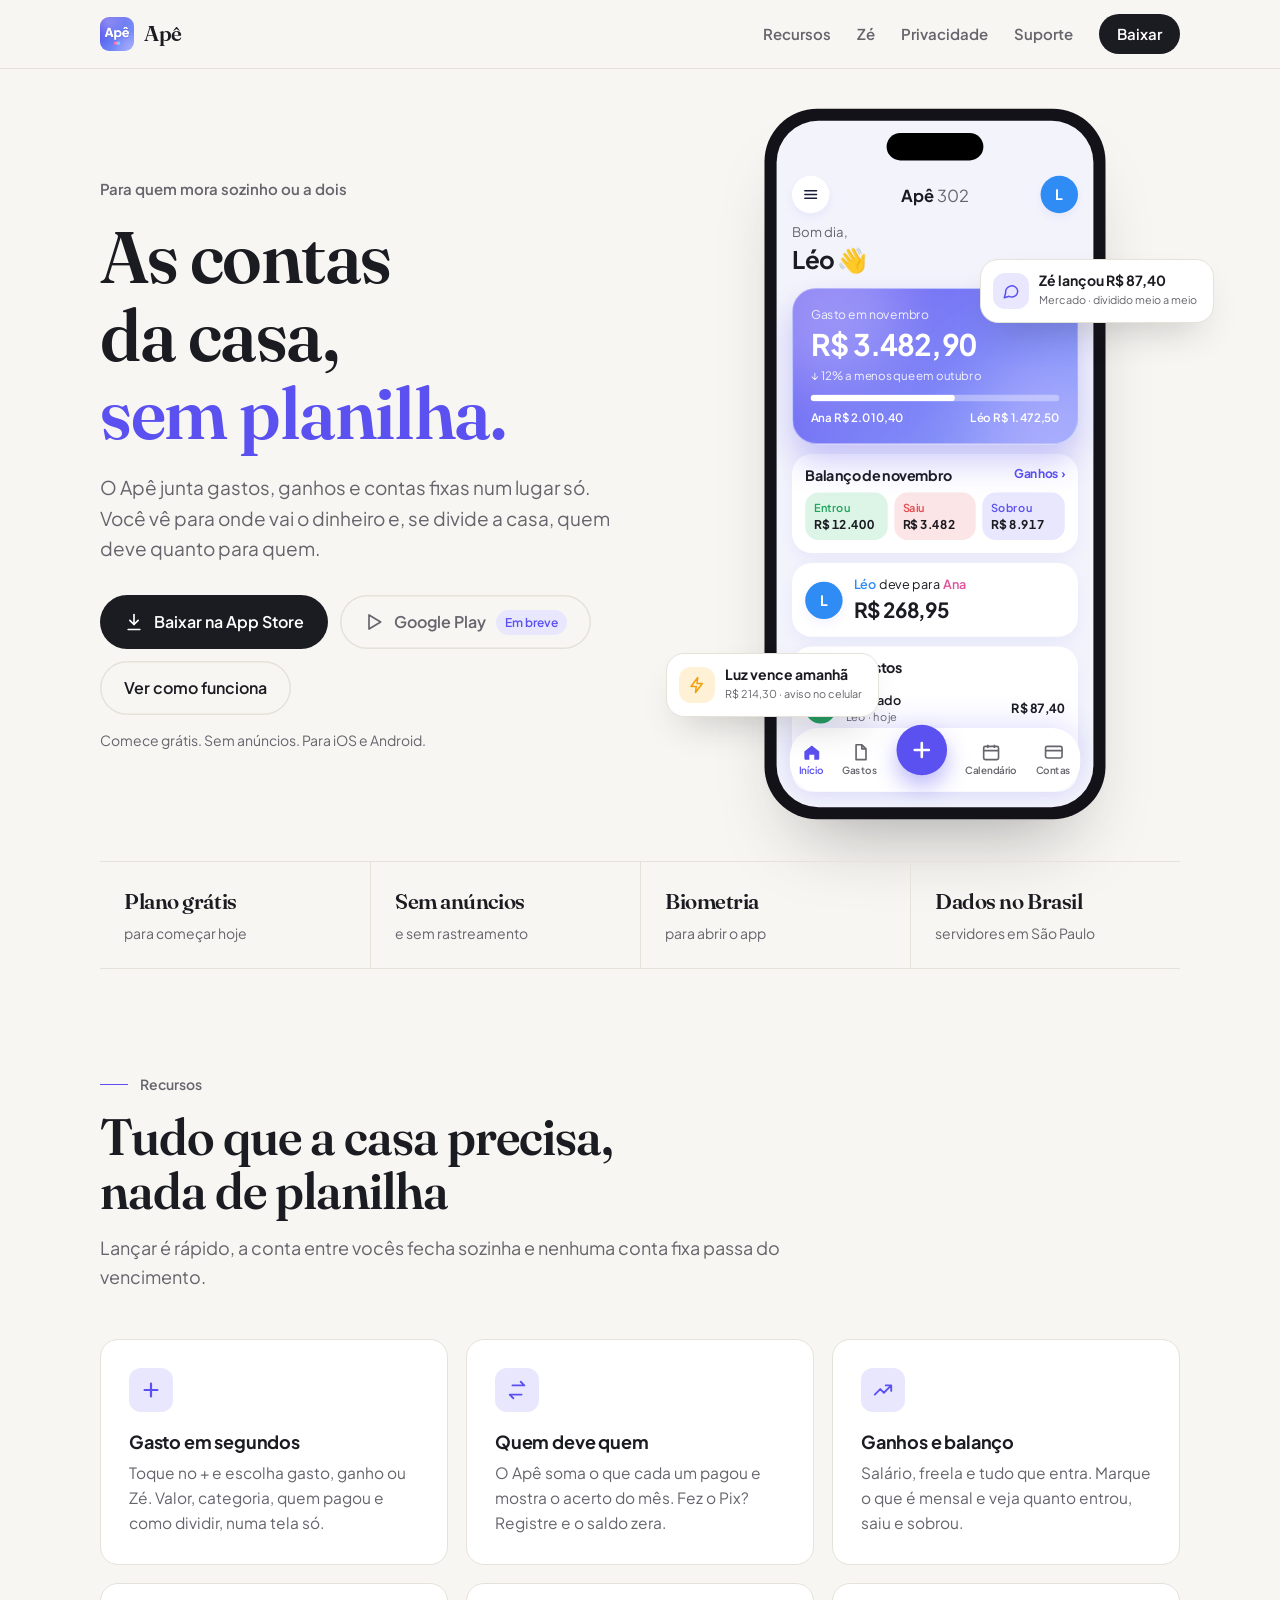
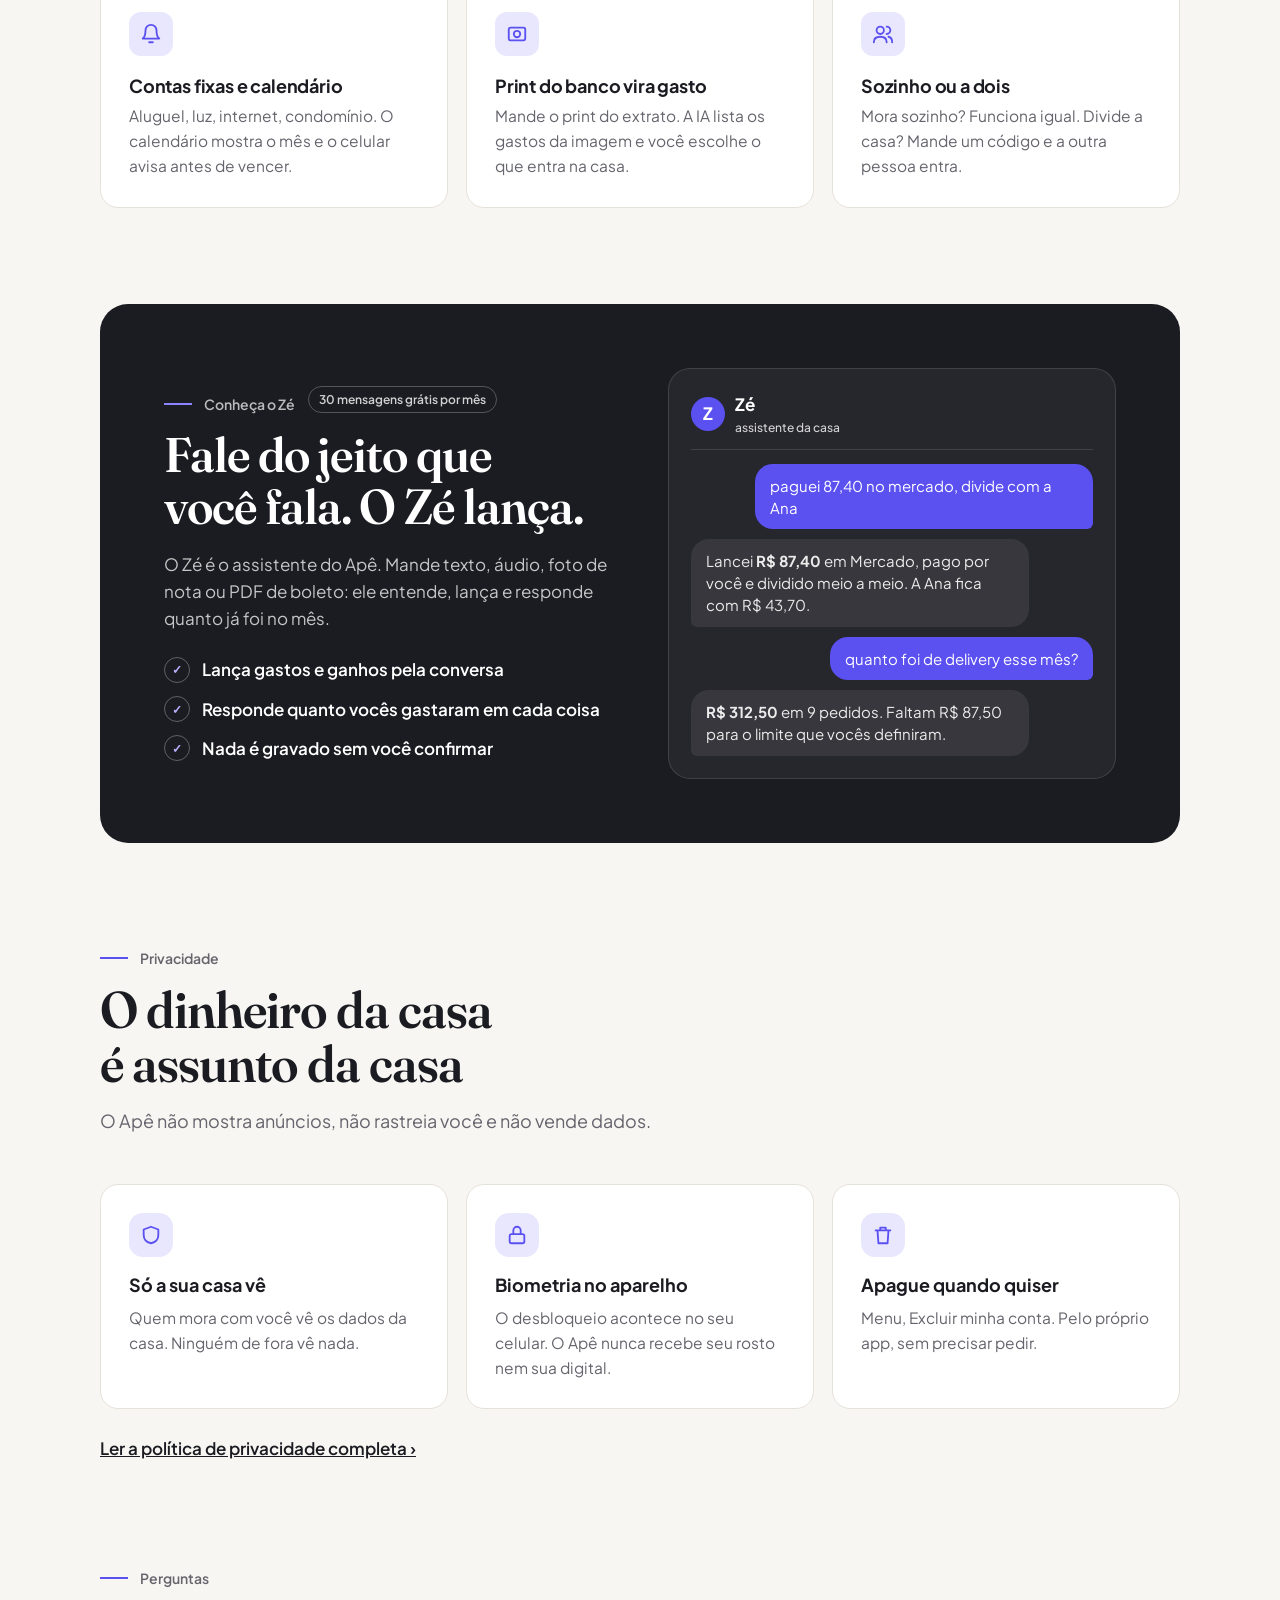
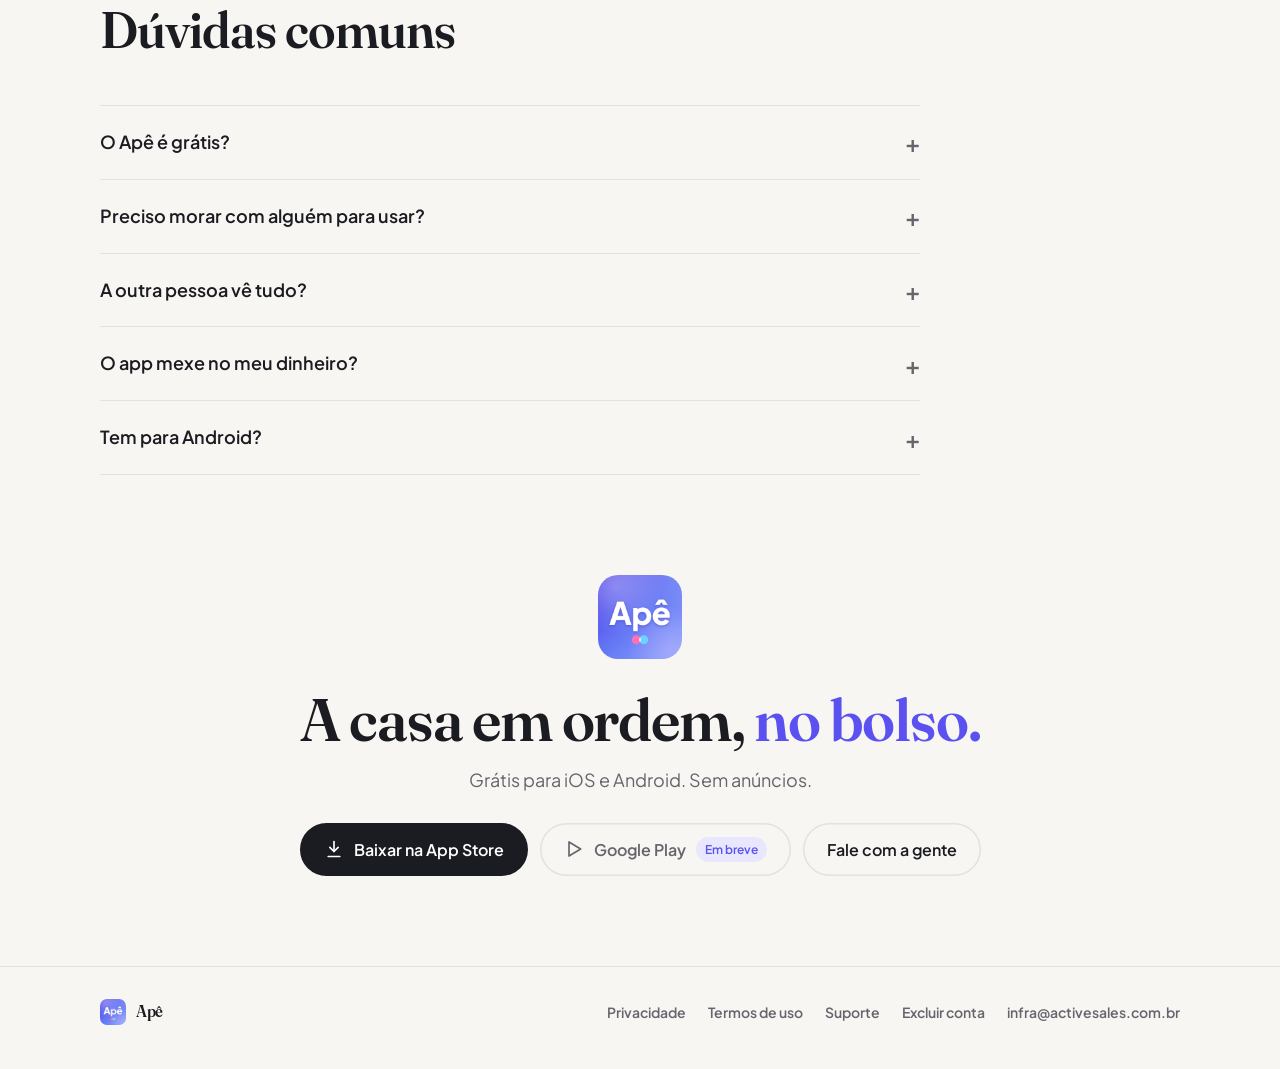
<file: index.html>
<!doctype html>
<html lang="pt-BR">
<head>
<meta charset="utf-8">
<meta name="viewport" content="width=device-width,initial-scale=1">
<title>Apê · as contas da casa, sem planilha</title>
<meta name="description" content="O Apê organiza gastos, ganhos e contas fixas da casa. Sozinho ou a dois, você vê para onde vai o dinheiro e quem deve quanto para quem.">
<meta name="theme-color" content="#F7F6F2">
<meta property="og:title" content="Apê · as contas da casa, sem planilha">
<meta property="og:description" content="Gastos, ganhos e contas da casa num app só. Sozinho ou a dois.">
<meta property="og:image" content="https://omeuape.app/img/icone.png">
<link rel="icon" href="img/favicon.png">
<link rel="apple-touch-icon" href="img/apple-touch-icon.png">
<link rel="preload" href="fontes/Fraunces72pt-SemiBold.ttf" as="font" type="font/ttf" crossorigin>
<link rel="preload" href="fontes/PlusJakartaSans.ttf" as="font" type="font/ttf" crossorigin>
<link rel="stylesheet" href="estilo.css">
</head>
<body>

<header class="topo">
  <div class="largura">
    <a class="marca" href="./"><img src="img/icone.png" alt="">Apê</a>
    <nav class="menu">
      <a class="opcional" href="#recursos">Recursos</a>
      <a class="opcional" href="#ze">Zé</a>
      <a class="opcional" href="#privacidade">Privacidade</a>
      <a href="suporte">Suporte</a>
      <a class="baixar" href="https://apps.apple.com/br/app/ap%C3%AA-planejamento-de-gastos/id6825476729">Baixar</a>
    </nav>
  </div>
</header>

<main>
<section class="hero">
  <div class="largura">
    <div>
      <p class="sobre">Para quem mora sozinho ou a dois</p>
      <h1>As contas da casa, <span class="grad">sem planilha.</span></h1>
      <p class="sub">O Apê junta gastos, ganhos e contas fixas num lugar só. Você vê para onde vai o dinheiro e, se divide a casa, quem deve quanto para quem.</p>
      <div class="acoes">
        <a class="botao" href="https://apps.apple.com/br/app/ap%C3%AA-planejamento-de-gastos/id6825476729"><svg viewBox="0 0 24 24" fill="none" stroke="currentColor" stroke-width="2" stroke-linecap="round" stroke-linejoin="round"><path d="M12 3v12"/><path d="m7 10 5 5 5-5"/><path d="M5 21h14"/></svg>Baixar na App Store</a>
        <span class="botao breve" aria-disabled="true"><svg viewBox="0 0 24 24" fill="none" stroke="currentColor" stroke-width="2" stroke-linejoin="round"><path d="M6 3.5v17l14-8.5z"/></svg>Google Play<small>Em breve</small></span>
        <a class="botao tonal" href="#recursos">Ver como funciona</a>
      </div>
      <p class="nota">Comece grátis. Sem anúncios. Para iOS e Android.</p>
    </div>

    <div class="palco" aria-hidden="true">
      <div class="flutua um">
        <span class="ic" style="background:var(--alerta-suave);color:var(--alerta)"><svg viewBox="0 0 24 24" fill="none" stroke="currentColor" stroke-width="2" stroke-linecap="round" stroke-linejoin="round"><path d="M13 2 4 14h7l-1 8 9-12h-7z"/></svg></span>
        <span><b>Luz vence amanhã</b><small>R$ 214,30 · aviso no celular</small></span>
      </div>
      <div class="flutua dois">
        <span class="ic" style="background:var(--primaria-suave);color:var(--primaria)"><svg viewBox="0 0 24 24" fill="none" stroke="currentColor" stroke-width="2" stroke-linecap="round" stroke-linejoin="round"><path d="M21 12a8 8 0 0 1-11.6 7.1L3 21l1.9-6.4A8 8 0 1 1 21 12z"/></svg></span>
        <span><b>Zé lançou R$ 87,40</b><small>Mercado · dividido meio a meio</small></span>
      </div>

      <div class="celular">
        <div class="ilha"></div>
        <div class="tela">
          <div class="cab">
            <span class="bola"><svg viewBox="0 0 24 24" fill="none" stroke="#181A3A" stroke-width="2" stroke-linecap="round"><path d="M4 7h16M4 12h16M4 17h16"/></svg></span>
            <span class="titulo-casa">Apê <span>302</span></span>
            <span class="bola av">L</span>
          </div>
          <div class="ola">Bom dia,</div>
          <div class="nome">Léo 👋</div>

          <div class="vidro">
            <div class="rot">Gasto em novembro</div>
            <div class="valor">R$ 3.482,90</div>
            <div class="comp">↓ 12% a menos que em outubro</div>
            <div class="barra"><i></i></div>
            <div class="pes"><span>Ana R$ 2.010,40</span><span>Léo R$ 1.472,50</span></div>
          </div>

          <div class="mini">
            <h4>Balanço de novembro <a href="#recursos">Ganhos ›</a></h4>
            <div class="tres">
              <div class="verde">Entrou<b>R$ 12.400</b></div>
              <div class="vermelho">Saiu<b>R$ 3.482</b></div>
              <div class="roxo">Sobrou<b>R$ 8.917</b></div>
            </div>
          </div>

          <div class="mini">
            <div class="acerto">
              <span class="bola av">L</span>
              <div>
                <div class="quem"><span class="c2">Léo</span> deve para <span class="c1">Ana</span></div>
                <div class="quanto">R$ 268,95</div>
              </div>
            </div>
          </div>

          <div class="mini">
            <h4>Últimos gastos</h4>
            <div class="linha-gasto">
              <span class="ic" style="background:#22A55B"><svg viewBox="0 0 24 24" fill="none" stroke="currentColor" stroke-width="2.4" stroke-linecap="round" stroke-linejoin="round"><circle cx="9" cy="20" r="1"/><circle cx="18" cy="20" r="1"/><path d="M2 3h3l2.5 12h11l2-8H6"/></svg></span>
              <span class="t">Mercado<small>Léo · hoje</small></span>
              <span class="v">R$ 87,40</span>
            </div>
            <div class="linha-gasto">
              <span class="ic" style="background:#F97316"><svg viewBox="0 0 24 24" fill="none" stroke="currentColor" stroke-width="2.4" stroke-linecap="round" stroke-linejoin="round"><path d="M7 2v8a2 2 0 0 0 4 0V2M9 10v12M17 22V2c-2 0-3 3-3 7h3"/></svg></span>
              <span class="t">Pizza de sexta<small>Ana · ontem</small></span>
              <span class="v">R$ 64,90</span>
            </div>
          </div>

          <div class="abas">
            <span class="ativa"><svg viewBox="0 0 24 24" fill="currentColor"><path d="M3 11 12 4l9 7v9a1 1 0 0 1-1 1h-5v-6H9v6H4a1 1 0 0 1-1-1z"/></svg>Início</span>
            <span><svg viewBox="0 0 24 24" fill="none" stroke="currentColor" stroke-width="2" stroke-linejoin="round"><path d="M7 3h7l5 5v13H7zM14 3v5h5"/></svg>Gastos</span>
            <span class="mais"><svg viewBox="0 0 24 24" fill="none" stroke="currentColor" stroke-width="2.6" stroke-linecap="round"><path d="M12 5v14M5 12h14"/></svg></span>
            <span><svg viewBox="0 0 24 24" fill="none" stroke="currentColor" stroke-width="2"><rect x="3" y="5" width="18" height="16" rx="2"/><path d="M3 10h18M8 3v4M16 3v4"/></svg>Calendário</span>
            <span><svg viewBox="0 0 24 24" fill="none" stroke="currentColor" stroke-width="2"><rect x="2" y="5" width="20" height="14" rx="2"/><path d="M2 10h20"/></svg>Contas</span>
          </div>
        </div>
      </div>
    </div>
  </div>
</section>

<section class="faixa">
  <div class="largura">
    <div class="item"><b>Plano grátis</b><span>para começar hoje</span></div>
    <div class="item"><b>Sem anúncios</b><span>e sem rastreamento</span></div>
    <div class="item"><b>Biometria</b><span>para abrir o app</span></div>
    <div class="item"><b>Dados no Brasil</b><span>servidores em São Paulo</span></div>
  </div>
</section>

<section class="secao" id="recursos">
  <div class="largura">
    <div class="cabeca">
      <span class="etiqueta">Recursos</span>
      <h2>Tudo que a casa precisa, nada de planilha</h2>
      <p>Lançar é rápido, a conta entre vocês fecha sozinha e nenhuma conta fixa passa do vencimento.</p>
    </div>
    <div class="grade">
      <article class="recurso">
        <div class="ic"><svg viewBox="0 0 24 24" fill="none" stroke="currentColor" stroke-width="2.4" stroke-linecap="round"><path d="M12 5v14M5 12h14"/></svg></div>
        <h3>Gasto em segundos</h3>
        <p>Toque no + e escolha gasto, ganho ou Zé. Valor, categoria, quem pagou e como dividir, numa tela só.</p>
      </article>
      <article class="recurso">
        <div class="ic"><svg viewBox="0 0 24 24" fill="none" stroke="currentColor" stroke-width="2" stroke-linecap="round" stroke-linejoin="round"><path d="M7 7h13l-4-4M17 17H4l4 4"/></svg></div>
        <h3>Quem deve quem</h3>
        <p>O Apê soma o que cada um pagou e mostra o acerto do mês. Fez o Pix? Registre e o saldo zera.</p>
      </article>
      <article class="recurso">
        <div class="ic"><svg viewBox="0 0 24 24" fill="none" stroke="currentColor" stroke-width="2" stroke-linecap="round" stroke-linejoin="round"><path d="M3 17l6-6 4 4 8-8M15 7h6v6"/></svg></div>
        <h3>Ganhos e balanço</h3>
        <p>Salário, freela e tudo que entra. Marque o que é mensal e veja quanto entrou, saiu e sobrou.</p>
      </article>
      <article class="recurso">
        <div class="ic"><svg viewBox="0 0 24 24" fill="none" stroke="currentColor" stroke-width="2" stroke-linecap="round" stroke-linejoin="round"><path d="M6 8a6 6 0 0 1 12 0c0 7 3 9 3 9H3s3-2 3-9M10 21h4"/></svg></div>
        <h3>Contas fixas e calendário</h3>
        <p>Aluguel, luz, internet, condomínio. O calendário mostra o mês e o celular avisa antes de vencer.</p>
      </article>
      <article class="recurso">
        <div class="ic"><svg viewBox="0 0 24 24" fill="none" stroke="currentColor" stroke-width="2" stroke-linecap="round" stroke-linejoin="round"><rect x="3" y="5" width="18" height="14" rx="2"/><circle cx="12" cy="12" r="3.5"/></svg></div>
        <h3>Print do banco vira gasto</h3>
        <p>Mande o print do extrato. A IA lista os gastos da imagem e você escolhe o que entra na casa.</p>
      </article>
      <article class="recurso">
        <div class="ic"><svg viewBox="0 0 24 24" fill="none" stroke="currentColor" stroke-width="2" stroke-linecap="round" stroke-linejoin="round"><circle cx="9" cy="8" r="4"/><path d="M2 21c0-4 3-6 7-6s7 2 7 6M16 4a4 4 0 0 1 0 8M18 15c2.5.6 4 2.5 4 6"/></svg></div>
        <h3>Sozinho ou a dois</h3>
        <p>Mora sozinho? Funciona igual. Divide a casa? Mande um código e a outra pessoa entra.</p>
      </article>
    </div>
  </div>
</section>

<section class="secao" id="ze">
  <div class="largura">
    <div class="ze">
      <div>
        <span class="etiqueta">Conheça o Zé</span> <span class="selo-pago">30 mensagens grátis por mês</span>
        <h2>Fale do jeito que você fala. O Zé lança.</h2>
        <p>O Zé é o assistente do Apê. Mande texto, áudio, foto de nota ou PDF de boleto: ele entende, lança e responde quanto já foi no mês.</p>
        <ul>
          <li>Lança gastos e ganhos pela conversa</li>
          <li>Responde quanto vocês gastaram em cada coisa</li>
          <li>Nada é gravado sem você confirmar</li>
        </ul>
      </div>
      <div class="conversa" aria-label="Exemplo de conversa com o Zé">
        <div class="quem"><i>Z</i><span>Zé<small>assistente da casa</small></span></div>
        <div class="bolha eu">paguei 87,40 no mercado, divide com a Ana</div>
        <div class="bolha dele">Lancei <b>R$ 87,40</b> em Mercado, pago por você e dividido meio a meio. A Ana fica com R$ 43,70.</div>
        <div class="bolha eu">quanto foi de delivery esse mês?</div>
        <div class="bolha dele"><b>R$ 312,50</b> em 9 pedidos. Faltam R$ 87,50 para o limite que vocês definiram.</div>
      </div>
    </div>
  </div>
</section>

<section class="secao" id="privacidade">
  <div class="largura">
    <div class="cabeca">
      <span class="etiqueta">Privacidade</span>
      <h2>O dinheiro da casa é assunto da casa</h2>
      <p>O Apê não mostra anúncios, não rastreia você e não vende dados.</p>
    </div>
    <div class="cofre">
      <div class="item">
        <span class="ic"><svg viewBox="0 0 24 24" fill="none" stroke="currentColor" stroke-width="2" stroke-linejoin="round"><path d="M12 3l8 3v6c0 5-3.5 8-8 9-4.5-1-8-4-8-9V6z"/></svg></span>
        <b>Só a sua casa vê</b>
        <p>Quem mora com você vê os dados da casa. Ninguém de fora vê nada.</p>
      </div>
      <div class="item">
        <span class="ic"><svg viewBox="0 0 24 24" fill="none" stroke="currentColor" stroke-width="2" stroke-linecap="round"><rect x="4" y="11" width="16" height="10" rx="2"/><path d="M8 11V7a4 4 0 0 1 8 0v4"/></svg></span>
        <b>Biometria no aparelho</b>
        <p>O desbloqueio acontece no seu celular. O Apê nunca recebe seu rosto nem sua digital.</p>
      </div>
      <div class="item">
        <span class="ic"><svg viewBox="0 0 24 24" fill="none" stroke="currentColor" stroke-width="2" stroke-linecap="round" stroke-linejoin="round"><path d="M4 7h16M9 7V4h6v3M6 7l1 14h10l1-14"/></svg></span>
        <b>Apague quando quiser</b>
        <p>Menu, Excluir minha conta. Pelo próprio app, sem precisar pedir.</p>
      </div>
    </div>
    <p style="margin-top:26px"><a href="privacidade" style="font-weight:600;color:var(--tinta)">Ler a política de privacidade completa ›</a></p>
  </div>
</section>

<section class="secao">
  <div class="largura">
    <div class="cabeca">
      <span class="etiqueta">Perguntas</span>
      <h2>Dúvidas comuns</h2>
    </div>
    <div class="perguntas">
      <details><summary>O Apê é grátis?</summary><p>O plano grátis tem tudo do app e 30 mensagens por mês com o Zé, contadas pela casa. Quer conversar mais? O Apê+ custa R$ 14,90 por mês e libera o Zé para a casa toda. Em nenhum plano tem anúncio.</p></details>
      <details><summary>Preciso morar com alguém para usar?</summary><p>Não. Quem mora sozinho usa para acompanhar gastos, ganhos e contas. Se um dia dividir a casa, é só convidar a pessoa pelo Menu.</p></details>
      <details><summary>A outra pessoa vê tudo?</summary><p>Sim. As duas pessoas da casa veem e editam os mesmos dados da casa. Por isso o acerto entre vocês fecha sem discussão.</p></details>
      <details><summary>O app mexe no meu dinheiro?</summary><p>Não. O Apê não é banco, não se conecta à sua conta e não faz pagamentos. Ele só organiza o que você lança.</p></details>
      <details><summary>Tem para Android?</summary><p>Sim. O Apê está disponível para iOS e Android.</p></details>
    </div>
  </div>
</section>

<section class="chamada">
  <div class="largura">
    <img src="img/icone.png" alt="Ícone do Apê">
    <h2>A casa em ordem, <span class="grad">no bolso.</span></h2>
    <p>Grátis para iOS e Android. Sem anúncios.</p>
    <div class="acoes centro"><a class="botao" href="https://apps.apple.com/br/app/ap%C3%AA-planejamento-de-gastos/id6825476729"><svg viewBox="0 0 24 24" fill="none" stroke="currentColor" stroke-width="2" stroke-linecap="round" stroke-linejoin="round"><path d="M12 3v12"/><path d="m7 10 5 5 5-5"/><path d="M5 21h14"/></svg>Baixar na App Store</a>
        <span class="botao breve" aria-disabled="true"><svg viewBox="0 0 24 24" fill="none" stroke="currentColor" stroke-width="2" stroke-linejoin="round"><path d="M6 3.5v17l14-8.5z"/></svg>Google Play<small>Em breve</small></span>
    <a class="botao tonal" href="mailto:infra@activesales.com.br">Fale com a gente</a></div>
  </div>
</section>
</main>

<footer class="rodape">
  <div class="largura">
    <a class="marca" href="./"><img src="img/icone.png" alt="">Apê</a>
    <nav>
      <a href="privacidade">Privacidade</a>
      <a href="termos">Termos de uso</a>
      <a href="suporte">Suporte</a>
      <a href="excluir-conta">Excluir conta</a>
      <a href="mailto:infra@activesales.com.br">infra@activesales.com.br</a>
    </nav>
  </div>
</footer>
</body>
</html>
</file>
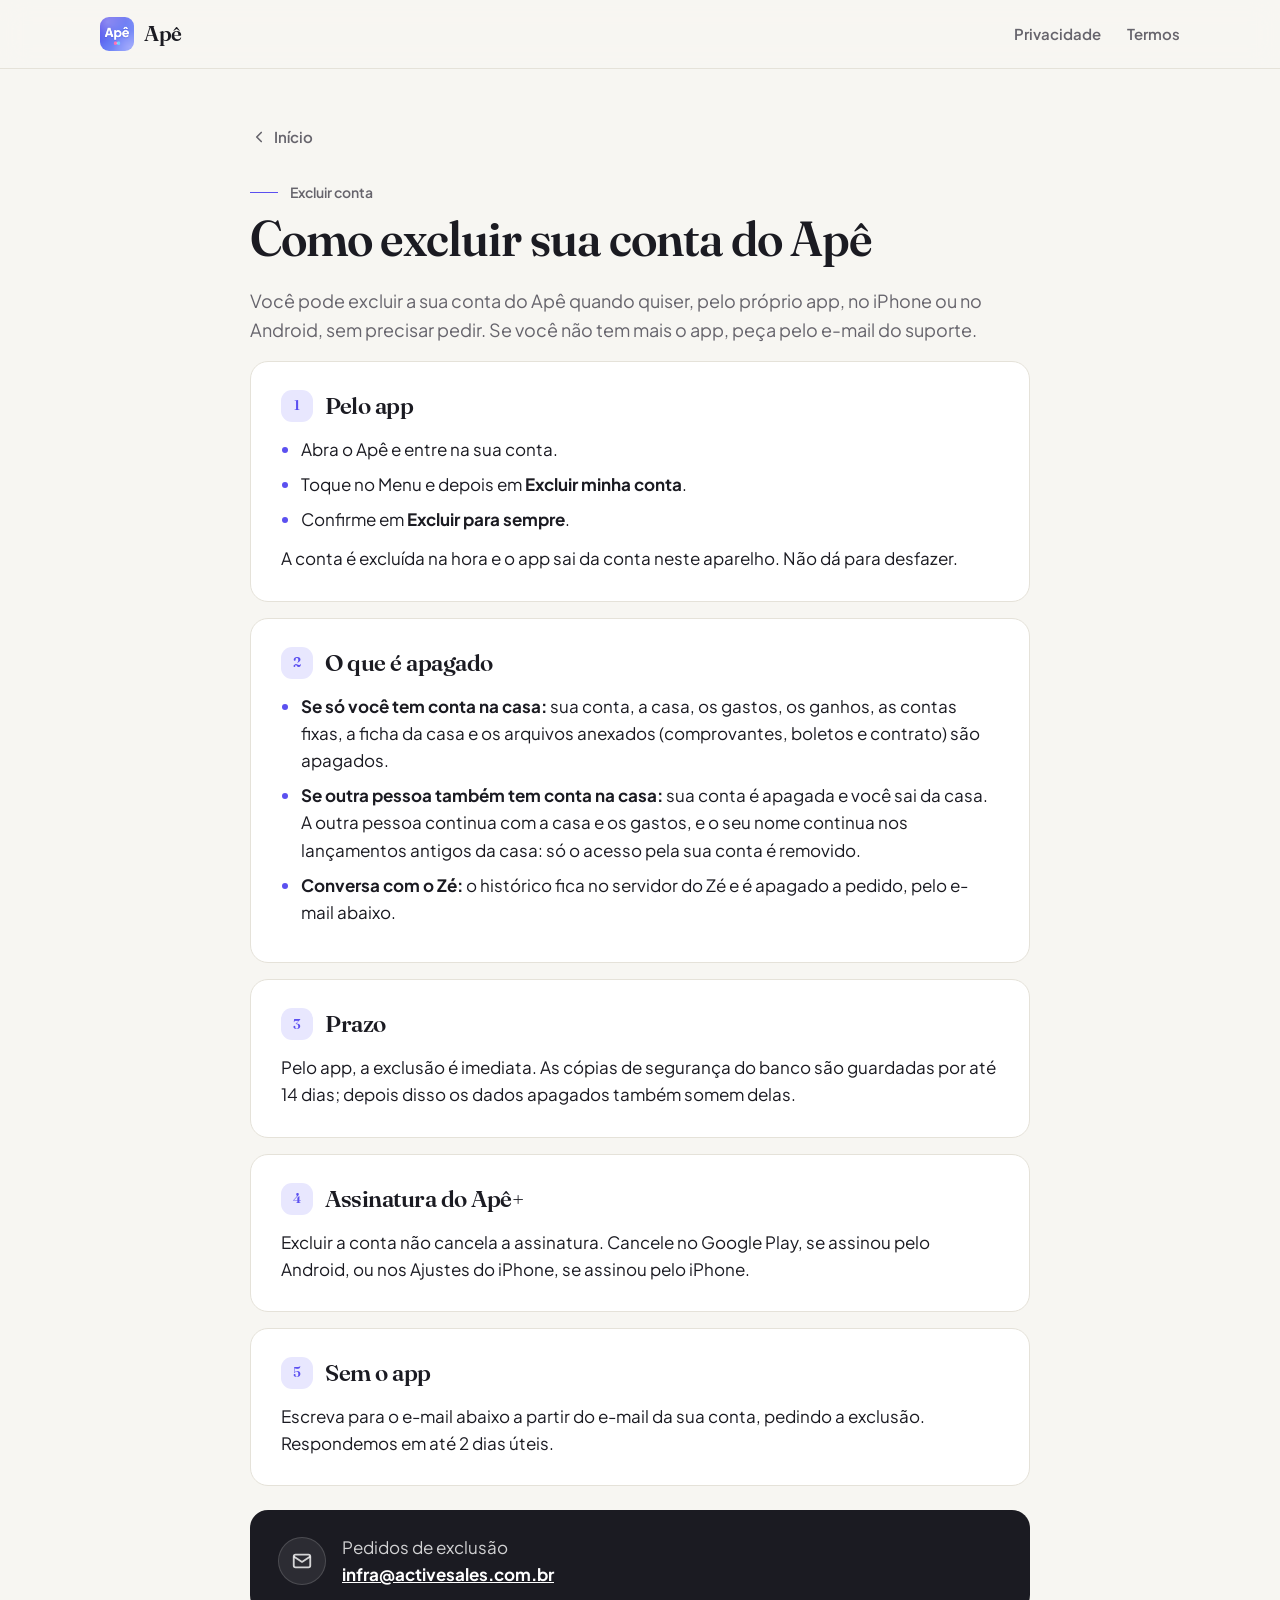
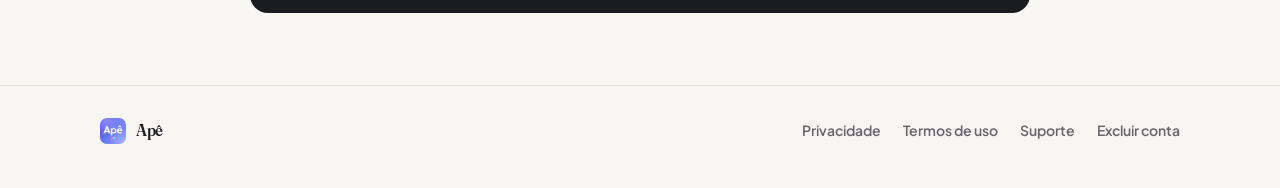
<file: excluir-conta.html>
<!doctype html>
<html lang="pt-BR">
<head>
<meta charset="utf-8">
<meta name="viewport" content="width=device-width,initial-scale=1">
<title>Excluir conta · Apê</title>
<meta name="description" content="Como excluir a sua conta do Apê e o que é apagado.">
<meta name="theme-color" content="#F7F6F2">
<link rel="icon" href="img/favicon.png">
<link rel="apple-touch-icon" href="img/apple-touch-icon.png">
<link rel="stylesheet" href="estilo.css">
</head>
<body>

<header class="topo">
  <div class="largura">
    <a class="marca" href="./"><img src="img/icone.png" alt="">Apê</a>
    <nav class="menu">
      <a href="privacidade">Privacidade</a>
      <a href="termos">Termos</a>
    </nav>
  </div>
</header>

<main class="pagina">
  <div class="largura">
    <a class="voltar" href="./"><svg viewBox="0 0 24 24" fill="none" stroke="currentColor" stroke-width="2.2" stroke-linecap="round" stroke-linejoin="round"><path d="M15 18l-6-6 6-6"/></svg>Início</a>
    <span class="etiqueta">Excluir conta</span>
    <h1>Como excluir sua conta do Apê</h1>
    <p class="intro">Você pode excluir a sua conta do Apê quando quiser, pelo próprio app, no iPhone ou no Android, sem precisar pedir. Se você não tem mais o app, peça pelo e-mail do suporte.</p>

    <section class="bloco">
      <h2><span class="num">1</span>Pelo app</h2>
      <ul>
        <li>Abra o Apê e entre na sua conta.</li>
        <li>Toque no Menu e depois em <b>Excluir minha conta</b>.</li>
        <li>Confirme em <b>Excluir para sempre</b>.</li>
      </ul>
      <p>A conta é excluída na hora e o app sai da conta neste aparelho. Não dá para desfazer.</p>
    </section>

    <section class="bloco">
      <h2><span class="num">2</span>O que é apagado</h2>
      <ul>
        <li><b>Se só você tem conta na casa:</b> sua conta, a casa, os gastos, os ganhos, as contas fixas, a ficha da casa e os arquivos anexados (comprovantes, boletos e contrato) são apagados.</li>
        <li><b>Se outra pessoa também tem conta na casa:</b> sua conta é apagada e você sai da casa. A outra pessoa continua com a casa e os gastos, e o seu nome continua nos lançamentos antigos da casa: só o acesso pela sua conta é removido.</li>
        <li><b>Conversa com o Zé:</b> o histórico fica no servidor do Zé e é apagado a pedido, pelo e-mail abaixo.</li>
      </ul>
    </section>

    <section class="bloco">
      <h2><span class="num">3</span>Prazo</h2>
      <p>Pelo app, a exclusão é imediata. As cópias de segurança do banco são guardadas por até 14 dias; depois disso os dados apagados também somem delas.</p>
    </section>

    <section class="bloco">
      <h2><span class="num">4</span>Assinatura do Apê+</h2>
      <p>Excluir a conta não cancela a assinatura. Cancele no Google Play, se assinou pelo Android, ou nos Ajustes do iPhone, se assinou pelo iPhone.</p>
    </section>

    <section class="bloco">
      <h2><span class="num">5</span>Sem o app</h2>
      <p>Escreva para o e-mail abaixo a partir do e-mail da sua conta, pedindo a exclusão. Respondemos em até 2 dias úteis.</p>
    </section>

    <div class="contato">
      <span class="ic"><svg viewBox="0 0 24 24" fill="none" stroke="currentColor" stroke-width="2" stroke-linejoin="round"><rect x="3" y="5" width="18" height="14" rx="2"/><path d="m3 7 9 6 9-6"/></svg></span>
      <div>Pedidos de exclusão<br><a href="mailto:infra@activesales.com.br">infra@activesales.com.br</a></div>
    </div>
  </div>
</main>

<footer class="rodape">
  <div class="largura">
    <a class="marca" href="./"><img src="img/icone.png" alt="">Apê</a>
    <nav>
      <a href="privacidade">Privacidade</a>
      <a href="termos">Termos de uso</a>
      <a href="suporte">Suporte</a>
      <a href="excluir-conta">Excluir conta</a>
    </nav>
  </div>
</footer>
</body>
</html>
</file>
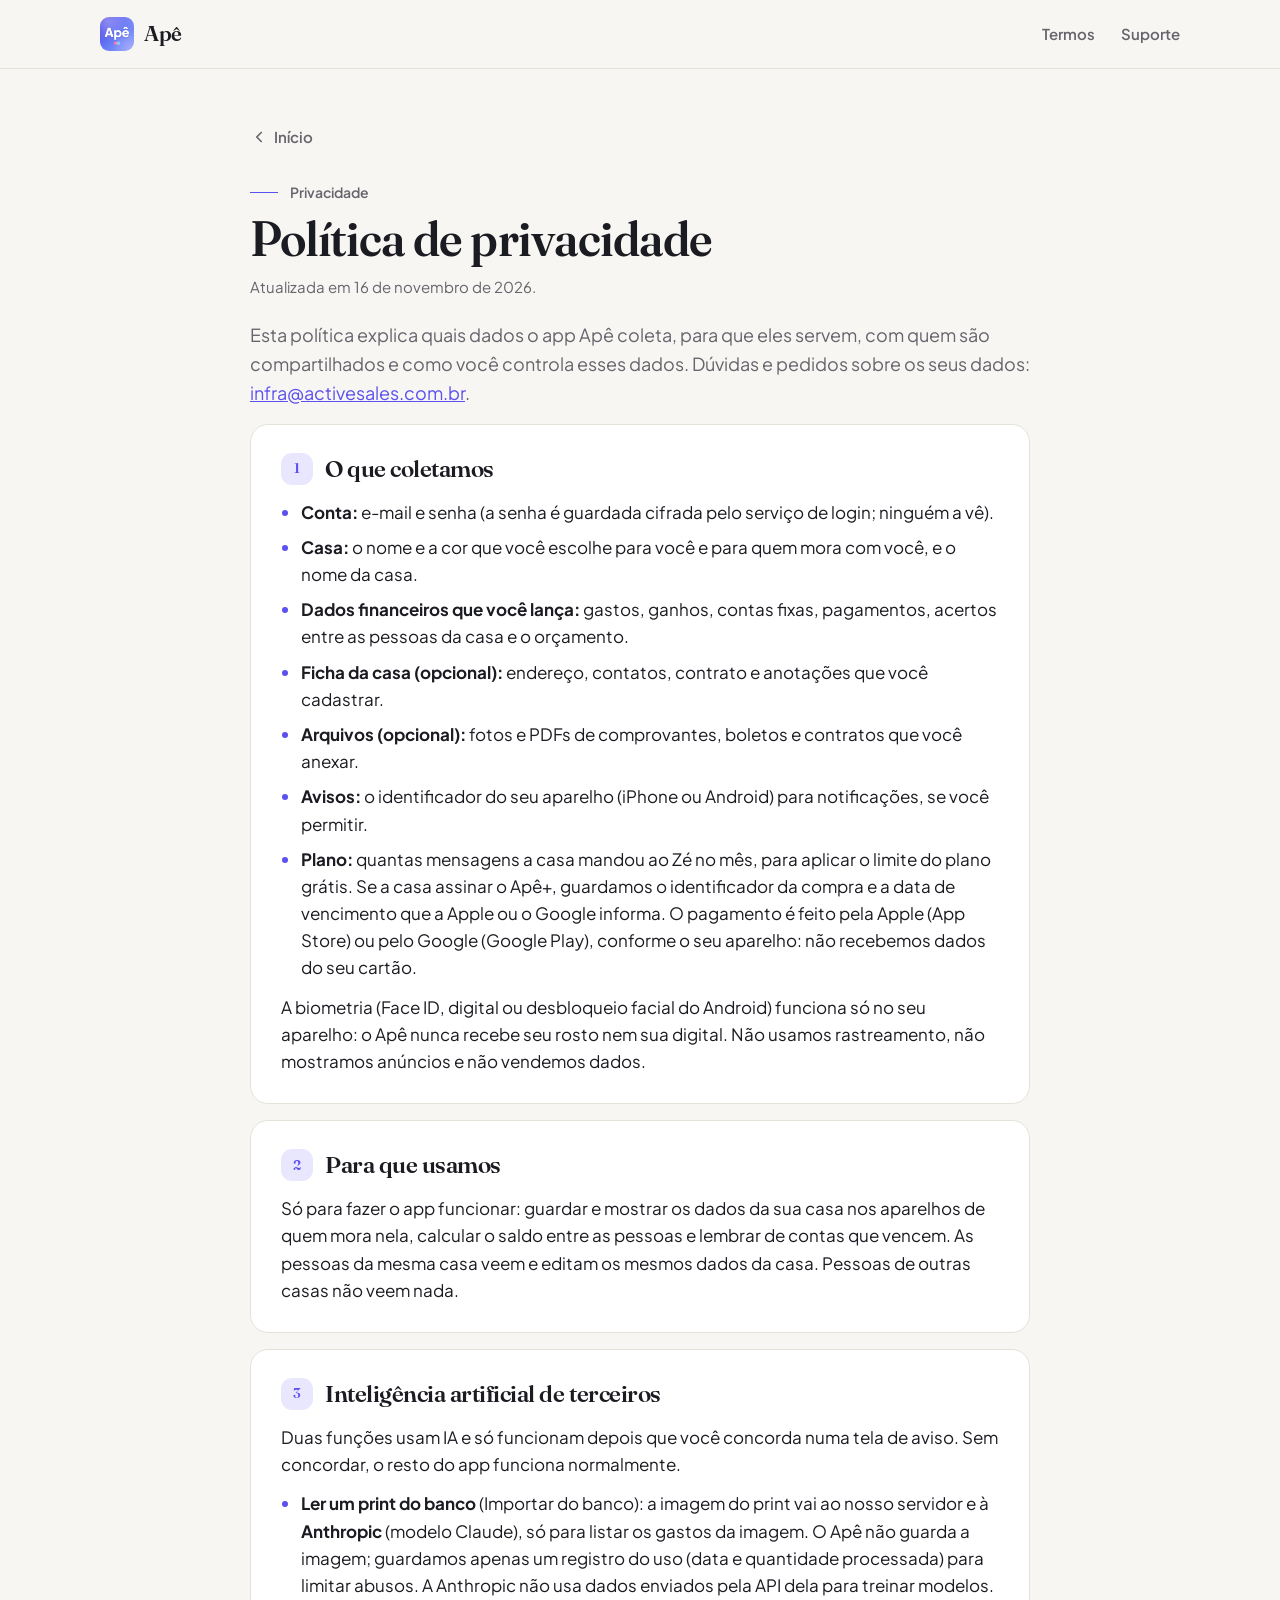
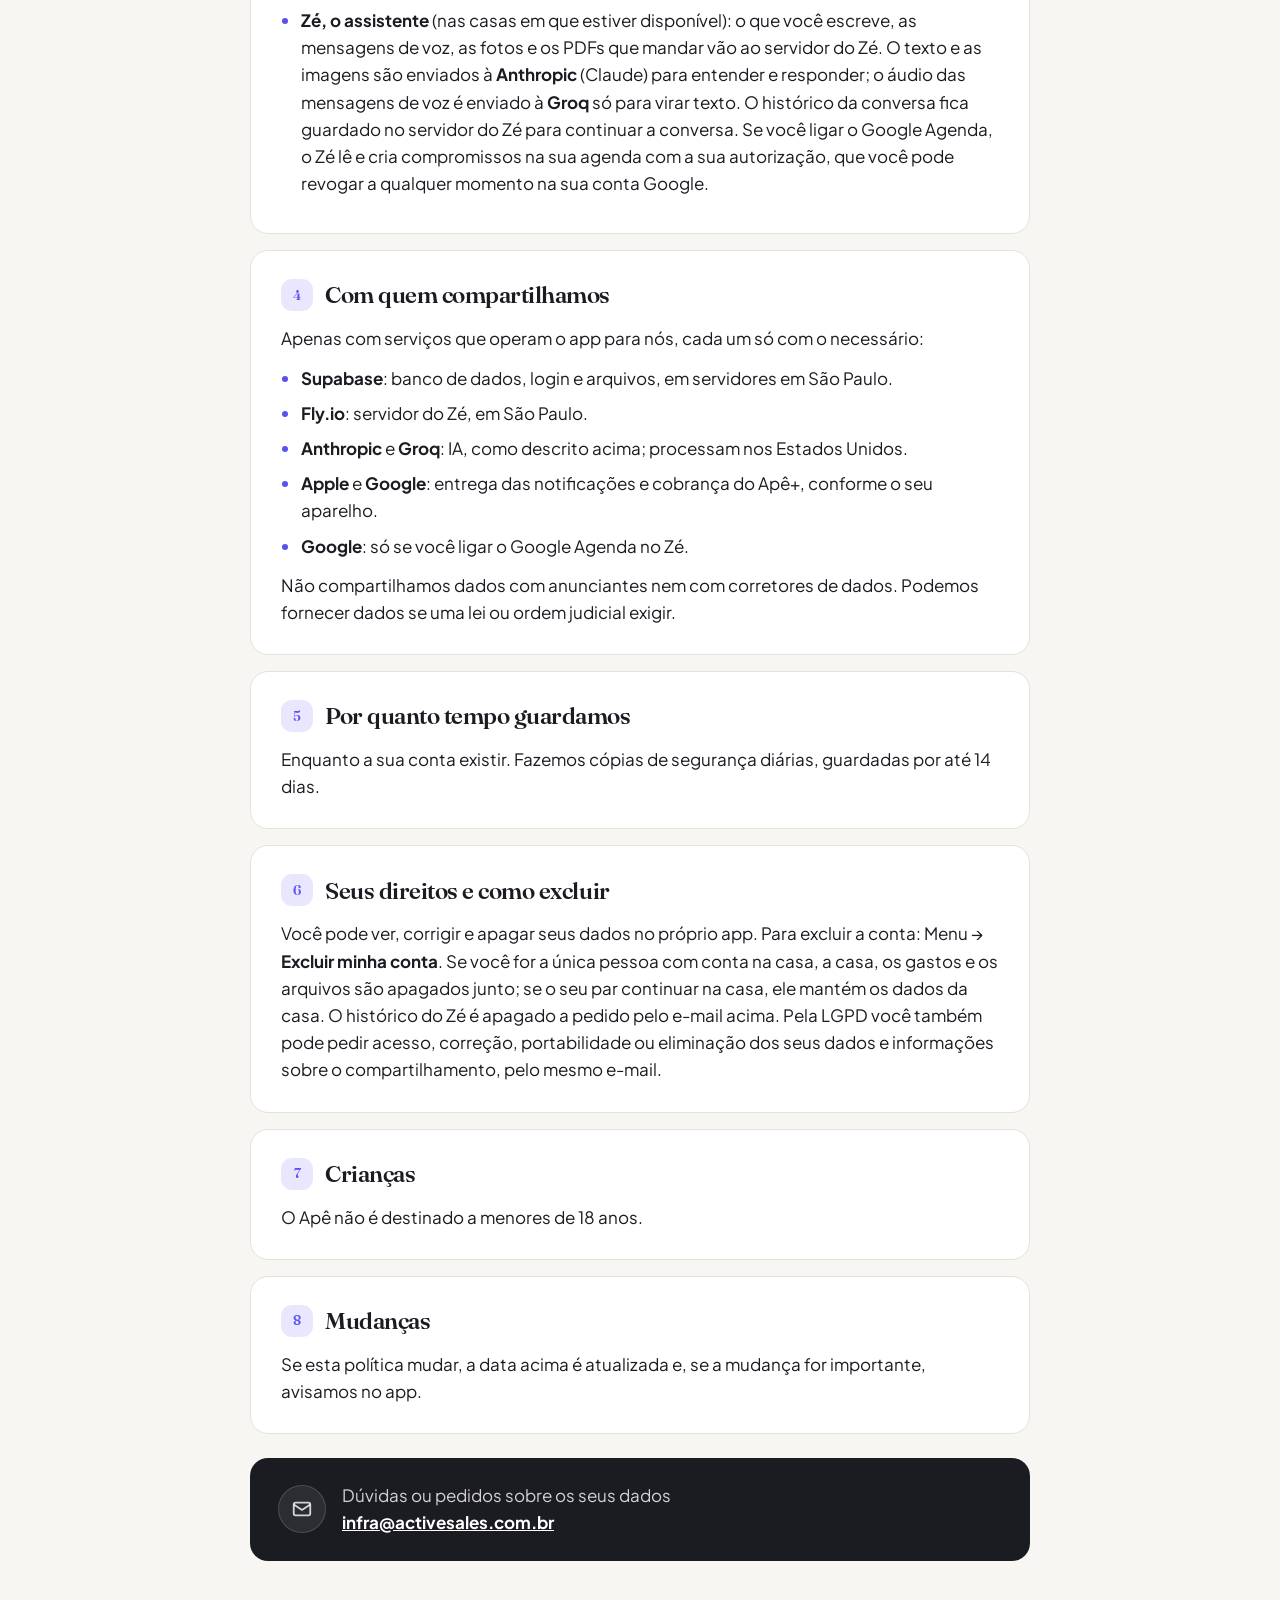
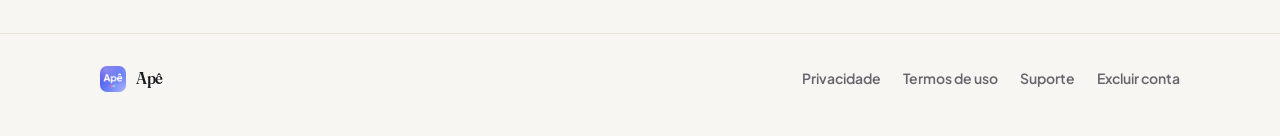
<file: privacidade.html>
<!doctype html>
<html lang="pt-BR">
<head>
<meta charset="utf-8">
<meta name="viewport" content="width=device-width,initial-scale=1">
<title>Política de privacidade · Apê</title>
<meta name="description" content="Quais dados o Apê coleta, para que servem, com quem são compartilhados e como você controla esses dados.">
<meta name="theme-color" content="#F7F6F2">
<link rel="icon" href="img/favicon.png">
<link rel="apple-touch-icon" href="img/apple-touch-icon.png">
<link rel="stylesheet" href="estilo.css">
</head>
<body>

<header class="topo">
  <div class="largura">
    <a class="marca" href="./"><img src="img/icone.png" alt="">Apê</a>
    <nav class="menu">
      <a href="termos">Termos</a>
      <a href="suporte">Suporte</a>
    </nav>
  </div>
</header>

<main class="pagina">
  <div class="largura">
    <a class="voltar" href="./"><svg viewBox="0 0 24 24" fill="none" stroke="currentColor" stroke-width="2.2" stroke-linecap="round" stroke-linejoin="round"><path d="M15 18l-6-6 6-6"/></svg>Início</a>
    <span class="etiqueta">Privacidade</span>
    <h1>Política de privacidade</h1>
    <p class="data">Atualizada em 16 de novembro de 2026.</p>
    <p class="intro">Esta política explica quais dados o app Apê coleta, para que eles servem, com quem são compartilhados e como você controla esses dados. Dúvidas e pedidos sobre os seus dados: <a href="mailto:infra@activesales.com.br">infra@activesales.com.br</a>.</p>

    <section class="bloco">
      <h2><span class="num">1</span>O que coletamos</h2>
      <ul>
        <li><b>Conta:</b> e-mail e senha (a senha é guardada cifrada pelo serviço de login; ninguém a vê).</li>
        <li><b>Casa:</b> o nome e a cor que você escolhe para você e para quem mora com você, e o nome da casa.</li>
        <li><b>Dados financeiros que você lança:</b> gastos, ganhos, contas fixas, pagamentos, acertos entre as pessoas da casa e o orçamento.</li>
        <li><b>Ficha da casa (opcional):</b> endereço, contatos, contrato e anotações que você cadastrar.</li>
        <li><b>Arquivos (opcional):</b> fotos e PDFs de comprovantes, boletos e contratos que você anexar.</li>
        <li><b>Avisos:</b> o identificador do seu aparelho (iPhone ou Android) para notificações, se você permitir.</li>
        <li><b>Plano:</b> quantas mensagens a casa mandou ao Zé no mês, para aplicar o limite do plano grátis. Se a casa assinar o Apê+, guardamos o identificador da compra e a data de vencimento que a Apple ou o Google informa. O pagamento é feito pela Apple (App Store) ou pelo Google (Google Play), conforme o seu aparelho: não recebemos dados do seu cartão.</li>
      </ul>
      <p>A biometria (Face ID, digital ou desbloqueio facial do Android) funciona só no seu aparelho: o Apê nunca recebe seu rosto nem sua digital. Não usamos rastreamento, não mostramos anúncios e não vendemos dados.</p>
    </section>

    <section class="bloco">
      <h2><span class="num">2</span>Para que usamos</h2>
      <p>Só para fazer o app funcionar: guardar e mostrar os dados da sua casa nos aparelhos de quem mora nela, calcular o saldo entre as pessoas e lembrar de contas que vencem. As pessoas da mesma casa veem e editam os mesmos dados da casa. Pessoas de outras casas não veem nada.</p>
    </section>

    <section class="bloco">
      <h2><span class="num">3</span>Inteligência artificial de terceiros</h2>
      <p>Duas funções usam IA e só funcionam depois que você concorda numa tela de aviso. Sem concordar, o resto do app funciona normalmente.</p>
      <ul>
        <li><b>Ler um print do banco</b> (Importar do banco): a imagem do print vai ao nosso servidor e à <b>Anthropic</b> (modelo Claude), só para listar os gastos da imagem. O Apê não guarda a imagem; guardamos apenas um registro do uso (data e quantidade processada) para limitar abusos. A Anthropic não usa dados enviados pela API dela para treinar modelos.</li>
        <li><b>Zé, o assistente</b> (nas casas em que estiver disponível): o que você escreve, as mensagens de voz, as fotos e os PDFs que mandar vão ao servidor do Zé. O texto e as imagens são enviados à <b>Anthropic</b> (Claude) para entender e responder; o áudio das mensagens de voz é enviado à <b>Groq</b> só para virar texto. O histórico da conversa fica guardado no servidor do Zé para continuar a conversa. Se você ligar o Google Agenda, o Zé lê e cria compromissos na sua agenda com a sua autorização, que você pode revogar a qualquer momento na sua conta Google.</li>
      </ul>
    </section>

    <section class="bloco">
      <h2><span class="num">4</span>Com quem compartilhamos</h2>
      <p>Apenas com serviços que operam o app para nós, cada um só com o necessário:</p>
      <ul>
        <li><b>Supabase</b>: banco de dados, login e arquivos, em servidores em São Paulo.</li>
        <li><b>Fly.io</b>: servidor do Zé, em São Paulo.</li>
        <li><b>Anthropic</b> e <b>Groq</b>: IA, como descrito acima; processam nos Estados Unidos.</li>
        <li><b>Apple</b> e <b>Google</b>: entrega das notificações e cobrança do Apê+, conforme o seu aparelho.</li>
        <li><b>Google</b>: só se você ligar o Google Agenda no Zé.</li>
      </ul>
      <p>Não compartilhamos dados com anunciantes nem com corretores de dados. Podemos fornecer dados se uma lei ou ordem judicial exigir.</p>
    </section>

    <section class="bloco">
      <h2><span class="num">5</span>Por quanto tempo guardamos</h2>
      <p>Enquanto a sua conta existir. Fazemos cópias de segurança diárias, guardadas por até 14 dias.</p>
    </section>

    <section class="bloco">
      <h2><span class="num">6</span>Seus direitos e como excluir</h2>
      <p>Você pode ver, corrigir e apagar seus dados no próprio app. Para excluir a conta: Menu → <b>Excluir minha conta</b>. Se você for a única pessoa com conta na casa, a casa, os gastos e os arquivos são apagados junto; se o seu par continuar na casa, ele mantém os dados da casa. O histórico do Zé é apagado a pedido pelo e-mail acima. Pela LGPD você também pode pedir acesso, correção, portabilidade ou eliminação dos seus dados e informações sobre o compartilhamento, pelo mesmo e-mail.</p>
    </section>

    <section class="bloco">
      <h2><span class="num">7</span>Crianças</h2>
      <p>O Apê não é destinado a menores de 18 anos.</p>
    </section>

    <section class="bloco">
      <h2><span class="num">8</span>Mudanças</h2>
      <p>Se esta política mudar, a data acima é atualizada e, se a mudança for importante, avisamos no app.</p>
    </section>

    <div class="contato">
      <span class="ic"><svg viewBox="0 0 24 24" fill="none" stroke="currentColor" stroke-width="2" stroke-linejoin="round"><rect x="3" y="5" width="18" height="14" rx="2"/><path d="m3 7 9 6 9-6"/></svg></span>
      <div>Dúvidas ou pedidos sobre os seus dados<br><a href="mailto:infra@activesales.com.br">infra@activesales.com.br</a></div>
    </div>
  </div>
</main>

<footer class="rodape">
  <div class="largura">
    <a class="marca" href="./"><img src="img/icone.png" alt="">Apê</a>
    <nav>
      <a href="privacidade">Privacidade</a>
      <a href="termos">Termos de uso</a>
      <a href="suporte">Suporte</a>
      <a href="excluir-conta">Excluir conta</a>
    </nav>
  </div>
</footer>
</body>
</html>
</file>
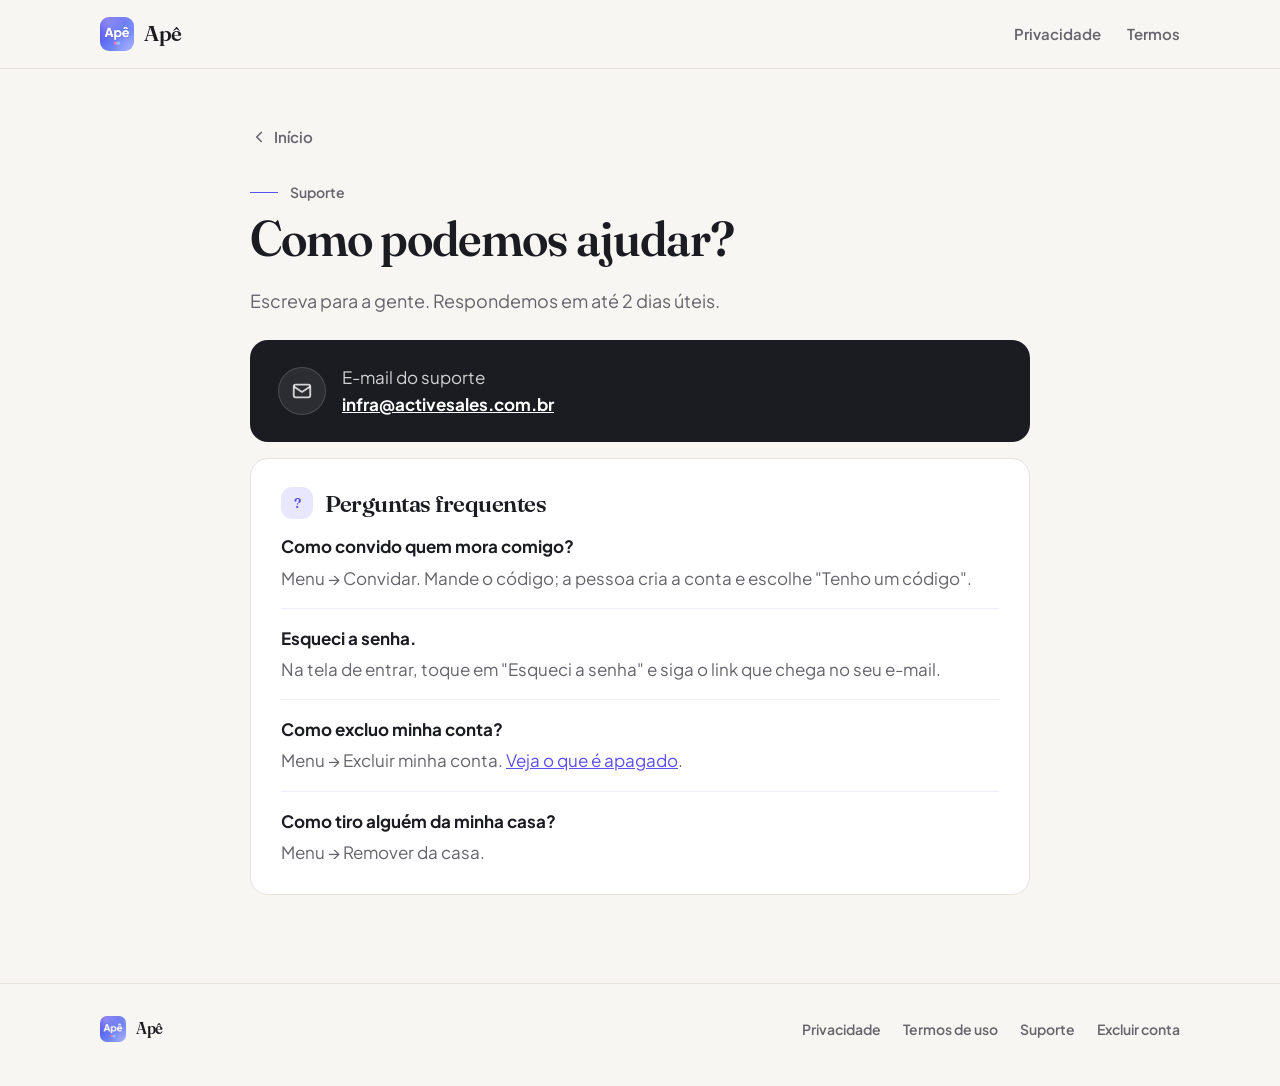
<file: suporte.html>
<!doctype html>
<html lang="pt-BR">
<head>
<meta charset="utf-8">
<meta name="viewport" content="width=device-width,initial-scale=1">
<title>Suporte · Apê</title>
<meta name="description" content="Ajuda com o app Apê: convite, senha, exclusão de conta e contato.">
<meta name="theme-color" content="#F7F6F2">
<link rel="icon" href="img/favicon.png">
<link rel="apple-touch-icon" href="img/apple-touch-icon.png">
<link rel="stylesheet" href="estilo.css">
</head>
<body>

<header class="topo">
  <div class="largura">
    <a class="marca" href="./"><img src="img/icone.png" alt="">Apê</a>
    <nav class="menu">
      <a href="privacidade">Privacidade</a>
      <a href="termos">Termos</a>
    </nav>
  </div>
</header>

<main class="pagina">
  <div class="largura">
    <a class="voltar" href="./"><svg viewBox="0 0 24 24" fill="none" stroke="currentColor" stroke-width="2.2" stroke-linecap="round" stroke-linejoin="round"><path d="M15 18l-6-6 6-6"/></svg>Início</a>
    <span class="etiqueta">Suporte</span>
    <h1>Como podemos ajudar?</h1>
    <p class="intro">Escreva para a gente. Respondemos em até 2 dias úteis.</p>

    <div class="contato">
      <span class="ic"><svg viewBox="0 0 24 24" fill="none" stroke="currentColor" stroke-width="2" stroke-linejoin="round"><rect x="3" y="5" width="18" height="14" rx="2"/><path d="m3 7 9 6 9-6"/></svg></span>
      <div>E-mail do suporte<br><a href="mailto:infra@activesales.com.br">infra@activesales.com.br</a></div>
    </div>

    <section class="bloco">
      <h2><span class="num">?</span>Perguntas frequentes</h2>
      <div class="pergunta"><b>Como convido quem mora comigo?</b><p>Menu → Convidar. Mande o código; a pessoa cria a conta e escolhe "Tenho um código".</p></div>
      <div class="pergunta"><b>Esqueci a senha.</b><p>Na tela de entrar, toque em "Esqueci a senha" e siga o link que chega no seu e-mail.</p></div>
      <div class="pergunta"><b>Como excluo minha conta?</b><p>Menu → Excluir minha conta. <a href="excluir-conta">Veja o que é apagado</a>.</p></div>
      <div class="pergunta"><b>Como tiro alguém da minha casa?</b><p>Menu → Remover da casa.</p></div>
    </section>
  </div>
</main>

<footer class="rodape">
  <div class="largura">
    <a class="marca" href="./"><img src="img/icone.png" alt="">Apê</a>
    <nav>
      <a href="privacidade">Privacidade</a>
      <a href="termos">Termos de uso</a>
      <a href="suporte">Suporte</a>
      <a href="excluir-conta">Excluir conta</a>
    </nav>
  </div>
</footer>
</body>
</html>
</file>
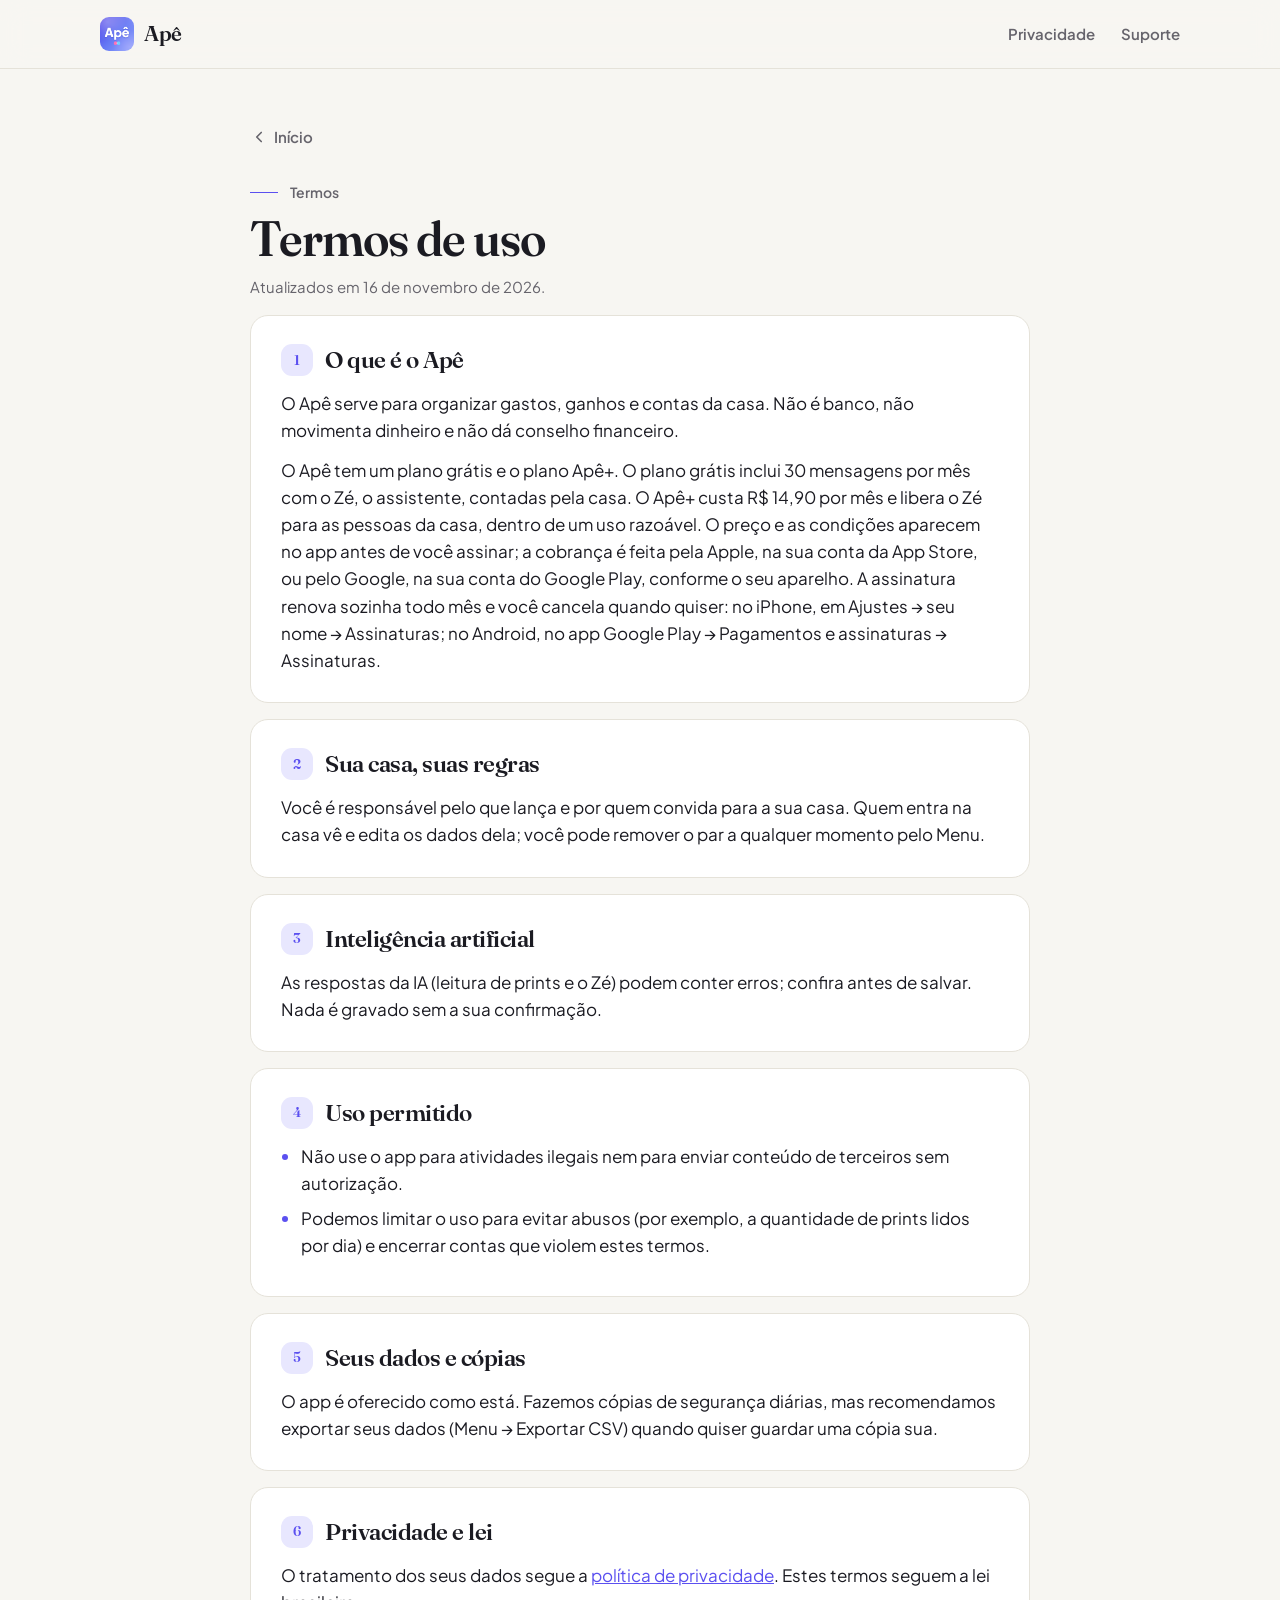
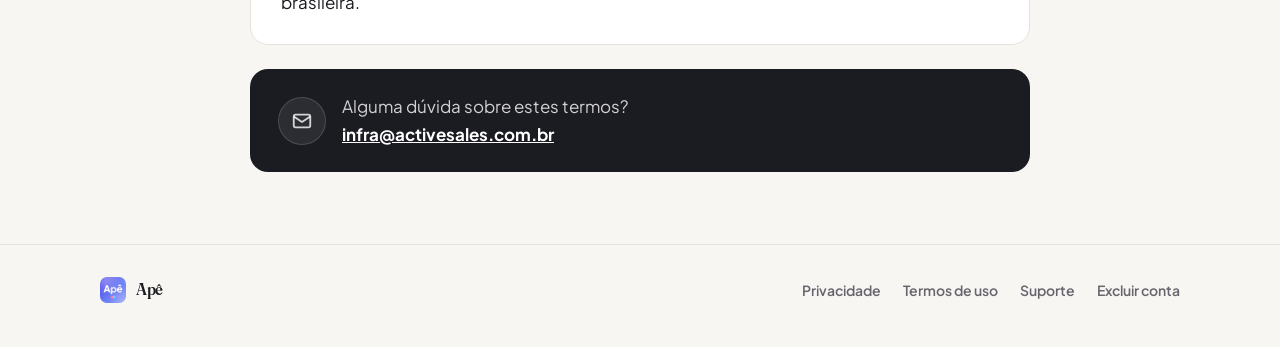
<file: termos.html>
<!doctype html>
<html lang="pt-BR">
<head>
<meta charset="utf-8">
<meta name="viewport" content="width=device-width,initial-scale=1">
<title>Termos de uso · Apê</title>
<meta name="description" content="Termos de uso do app Apê.">
<meta name="theme-color" content="#F7F6F2">
<link rel="icon" href="img/favicon.png">
<link rel="apple-touch-icon" href="img/apple-touch-icon.png">
<link rel="stylesheet" href="estilo.css">
</head>
<body>

<header class="topo">
  <div class="largura">
    <a class="marca" href="./"><img src="img/icone.png" alt="">Apê</a>
    <nav class="menu">
      <a href="privacidade">Privacidade</a>
      <a href="suporte">Suporte</a>
    </nav>
  </div>
</header>

<main class="pagina">
  <div class="largura">
    <a class="voltar" href="./"><svg viewBox="0 0 24 24" fill="none" stroke="currentColor" stroke-width="2.2" stroke-linecap="round" stroke-linejoin="round"><path d="M15 18l-6-6 6-6"/></svg>Início</a>
    <span class="etiqueta">Termos</span>
    <h1>Termos de uso</h1>
    <p class="data">Atualizados em 16 de novembro de 2026.</p>

    <section class="bloco">
      <h2><span class="num">1</span>O que é o Apê</h2>
      <p>O Apê serve para organizar gastos, ganhos e contas da casa. Não é banco, não movimenta dinheiro e não dá conselho financeiro.</p>
      <p>O Apê tem um plano grátis e o plano Apê+. O plano grátis inclui 30 mensagens por mês com o Zé, o assistente, contadas pela casa. O Apê+ custa R$ 14,90 por mês e libera o Zé para as pessoas da casa, dentro de um uso razoável. O preço e as condições aparecem no app antes de você assinar; a cobrança é feita pela Apple, na sua conta da App Store, ou pelo Google, na sua conta do Google Play, conforme o seu aparelho. A assinatura renova sozinha todo mês e você cancela quando quiser: no iPhone, em Ajustes → seu nome → Assinaturas; no Android, no app Google Play → Pagamentos e assinaturas → Assinaturas.</p>
    </section>

    <section class="bloco">
      <h2><span class="num">2</span>Sua casa, suas regras</h2>
      <p>Você é responsável pelo que lança e por quem convida para a sua casa. Quem entra na casa vê e edita os dados dela; você pode remover o par a qualquer momento pelo Menu.</p>
    </section>

    <section class="bloco">
      <h2><span class="num">3</span>Inteligência artificial</h2>
      <p>As respostas da IA (leitura de prints e o Zé) podem conter erros; confira antes de salvar. Nada é gravado sem a sua confirmação.</p>
    </section>

    <section class="bloco">
      <h2><span class="num">4</span>Uso permitido</h2>
      <ul>
        <li>Não use o app para atividades ilegais nem para enviar conteúdo de terceiros sem autorização.</li>
        <li>Podemos limitar o uso para evitar abusos (por exemplo, a quantidade de prints lidos por dia) e encerrar contas que violem estes termos.</li>
      </ul>
    </section>

    <section class="bloco">
      <h2><span class="num">5</span>Seus dados e cópias</h2>
      <p>O app é oferecido como está. Fazemos cópias de segurança diárias, mas recomendamos exportar seus dados (Menu → Exportar CSV) quando quiser guardar uma cópia sua.</p>
    </section>

    <section class="bloco">
      <h2><span class="num">6</span>Privacidade e lei</h2>
      <p>O tratamento dos seus dados segue a <a href="privacidade">política de privacidade</a>. Estes termos seguem a lei brasileira.</p>
    </section>

    <div class="contato">
      <span class="ic"><svg viewBox="0 0 24 24" fill="none" stroke="currentColor" stroke-width="2" stroke-linejoin="round"><rect x="3" y="5" width="18" height="14" rx="2"/><path d="m3 7 9 6 9-6"/></svg></span>
      <div>Alguma dúvida sobre estes termos?<br><a href="mailto:infra@activesales.com.br">infra@activesales.com.br</a></div>
    </div>
  </div>
</main>

<footer class="rodape">
  <div class="largura">
    <a class="marca" href="./"><img src="img/icone.png" alt="">Apê</a>
    <nav>
      <a href="privacidade">Privacidade</a>
      <a href="termos">Termos de uso</a>
      <a href="suporte">Suporte</a>
      <a href="excluir-conta">Excluir conta</a>
    </nav>
  </div>
</footer>
</body>
</html>
</file>
<file: estilo.css>
/* Site do Apê: mesmas cores e fontes do app (ios/ApeKit/Sources/ApeUI/Design.swift). */
@font-face {
  font-family: "Fraunces";
  src: url("fontes/Fraunces72pt-SemiBold.ttf") format("truetype");
  font-weight: 600;
  font-display: swap;
}
@font-face {
  font-family: "Jakarta";
  src: url("fontes/PlusJakartaSans.ttf") format("truetype");
  font-weight: 200 800;
  font-display: swap;
}

:root {
  --fundo: #F7F6F2;
  --cartao: #FFFFFF;
  --linha: #E5E2D9;
  --trilho: #ECEEF8;
  --tinta: #1B1B22;
  --suave: #66646C;
  --primaria: #5B50F0;
  --primaria-suave: #E8E7FE;
  --azul: #6F8CF8;
  --primeira: #E0529C;
  --primeira-suave: #FBE4F0;
  --segunda: #2F8CF5;
  --segunda-suave: #DEEBFD;
  --ok: #1FA45B;
  --ok-suave: #DDF5E7;
  --ruim: #E5484D;
  --ruim-suave: #FCE5E6;
  --alerta: #F59E0B;
  --alerta-suave: #FEF1D6;
  --destaque: #5B50F0;
  --vidro: linear-gradient(135deg, #6A5BF2, #8CA6FB);
  --sombra: 0 1px 2px rgba(27, 27, 34, .04);
  --sombra-forte: 0 40px 70px -34px rgba(27, 27, 34, .38);
  --serifa: "Fraunces", Georgia, "Times New Roman", serif;
  --raio: 18px;
}

* { box-sizing: border-box; }
html { scroll-behavior: smooth; overflow-x: clip; }
body {
  margin: 0;
  background: var(--fundo);
  color: var(--tinta);
  font: 17px/1.6 "Jakarta", -apple-system, BlinkMacSystemFont, "Segoe UI", Roboto, sans-serif;
  -webkit-font-smoothing: antialiased;
  overflow-x: hidden;
}
img { max-width: 100%; display: block; }
a { color: var(--primaria); }
h1, h2, h3, h4 { font-weight: 700; letter-spacing: -0.02em; line-height: 1.15; margin: 0; text-wrap: balance; }
p { margin: 0; }
h1, h2 { font-family: var(--serifa); font-weight: 600; line-height: 1.08; }

.largura { max-width: 1120px; margin: 0 auto; padding: 0 20px; }

/* Topo */
.topo {
  position: sticky; top: 0; z-index: 10;
  backdrop-filter: saturate(1.4) blur(14px);
  -webkit-backdrop-filter: saturate(1.4) blur(14px);
  background: rgba(247, 246, 242, .88);
  border-bottom: 1px solid var(--linha);
}
.topo .largura { display: flex; align-items: center; justify-content: space-between; height: 68px; }
.marca { display: flex; align-items: center; gap: 10px; text-decoration: none; color: var(--tinta); font-weight: 700; font-size: 20px; }
.marca img { width: 34px; height: 34px; border-radius: 9px; }
.marca { font-family: var(--serifa); font-weight: 600; font-size: 22px; letter-spacing: -0.02em; }
.menu { display: flex; gap: 26px; align-items: center; }
.menu a { color: var(--suave); text-decoration: none; font-size: 15px; font-weight: 600; }
.menu a:hover { color: var(--tinta); }

/* Botões */
.botao {
  display: inline-flex; align-items: center; gap: 10px;
  padding: 14px 24px; border-radius: 999px;
  font-weight: 600; font-size: 16px; text-decoration: none;
  background: var(--tinta); color: #fff;
  transition: background .2s;
}
.botao:hover { background: #35353f; }
.botao.tonal { background: transparent; color: var(--tinta); box-shadow: inset 0 0 0 1.5px var(--linha); }
.botao.tonal:hover { box-shadow: inset 0 0 0 1.5px var(--tinta); background: transparent; }
.botao svg { width: 20px; height: 20px; }
.botao.breve { background: transparent; color: var(--suave); box-shadow: inset 0 0 0 1.5px var(--linha); cursor: default; }
.botao.breve small { font-size: 12px; font-weight: 600; padding: 3px 9px; border-radius: 999px; background: var(--primaria-suave); color: var(--primaria); }
.acoes.centro { justify-content: center; margin-top: 0; }
.menu a.baixar { color: #fff; background: var(--tinta); padding: 8px 18px; border-radius: 999px; }
.menu a.baixar:hover { color: #fff; opacity: .9; }

/* Abertura */
.hero { position: relative; padding: 72px 0 40px; isolation: isolate; }
.hero .largura { display: grid; grid-template-columns: 1.05fr .95fr; gap: 48px; align-items: center; }
.sobre { font-size: 15px; font-weight: 600; color: var(--suave); }
.hero h1 { font-size: clamp(44px, 6vw, 72px); margin: 18px 0 20px; }
.grad { color: var(--primaria); }
.hero .sub { font-size: 19px; color: var(--suave); max-width: 520px; }
.acoes { display: flex; gap: 12px; flex-wrap: wrap; margin-top: 32px; }
.nota { margin-top: 14px; font-size: 14px; color: var(--suave); }

/* Celular desenhado em HTML (nomes de exemplo) */
.palco { position: relative; display: flex; justify-content: center; text-align: left; }
.celular {
  width: min(310px, 100%); border-radius: 48px; padding: 11px;
  background: #121218; box-shadow: var(--sombra-forte);
  position: relative;
}
.celular .ilha { position: absolute; top: 22px; left: 50%; transform: translateX(-50%); width: 88px; height: 25px; background: #000; border-radius: 20px; z-index: 2; }
.tela {
  background: #F3F4FB; border-radius: 38px; overflow: hidden;
  padding: 50px 14px 0; height: 624px; position: relative;
  font-size: 12px; line-height: 1.4;
}
.tela .cab { display: flex; align-items: center; justify-content: space-between; margin-bottom: 10px; }
.tela .bola { width: 34px; height: 34px; border-radius: 50%; background: var(--cartao); display: grid; place-items: center; box-shadow: 0 4px 10px rgba(91,80,240,.08); }
.tela .bola svg { width: 16px; height: 16px; }
.tela .bola.av { background: var(--segunda); color: #fff; font-weight: 700; font-size: 13px; }
.tela .bola.av.rosa { background: var(--primeira); }
.tela .titulo-casa { font-weight: 700; font-size: 15px; }
.tela .titulo-casa span { color: var(--suave); font-weight: 400; }
.tela .ola { color: var(--suave); font-size: 12px; }
.tela .nome { font-size: 22px; font-weight: 700; margin-bottom: 10px; letter-spacing: -.02em; }
.vidro {
  position: relative; overflow: hidden; color: #fff;
  background: var(--vidro); border-radius: 22px; padding: 15px 16px;
  box-shadow: 0 16px 30px rgba(91, 80, 240, .3);
  border: 1px solid rgba(255, 255, 255, .45);
}
.vidro::before { content: ""; position: absolute; width: 150px; height: 150px; border-radius: 50%; background: rgba(255,255,255,.3); filter: blur(30px); top: -60px; left: -50px; }
.vidro::after { content: ""; position: absolute; width: 130px; height: 130px; border-radius: 50%; background: rgba(195,182,255,.6); filter: blur(34px); bottom: -60px; right: -40px; }
.vidro > * { position: relative; z-index: 1; }
.vidro .rot { opacity: .88; font-size: 11px; }
.vidro .valor { font-size: 27px; font-weight: 700; letter-spacing: -.02em; margin: 2px 0 2px; font-variant-numeric: tabular-nums; }
.vidro .comp { font-size: 10.5px; opacity: .9; }
.vidro .barra { height: 6px; border-radius: 6px; background: rgba(255,255,255,.35); margin: 10px 0 8px; overflow: hidden; }
.vidro .barra i { display: block; height: 100%; width: 58%; background: #fff; border-radius: 6px; }
.vidro .pes { display: flex; justify-content: space-between; font-size: 10.5px; font-weight: 600; }
.mini { background: var(--cartao); border-radius: 18px; padding: 12px; margin-top: 9px; box-shadow: 0 6px 16px rgba(91,80,240,.07); }
.mini h4 { margin: 0 0 8px; font-size: 13px; display: flex; justify-content: space-between; }
.mini h4 a { font-size: 11px; text-decoration: none; }
.tres { display: grid; grid-template-columns: repeat(3, 1fr); gap: 6px; }
.tres div { border-radius: 12px; padding: 7px 8px; font-size: 10px; font-weight: 600; }
.tres b { display: block; color: var(--tinta); font-size: 11px; font-variant-numeric: tabular-nums; }
.verde { background: var(--ok-suave); color: var(--ok); }
.vermelho { background: var(--ruim-suave); color: var(--ruim); }
.roxo { background: var(--primaria-suave); color: var(--primaria); }
.acerto { display: flex; align-items: center; gap: 10px; }
.acerto .bola { flex: none; }
.acerto .quem { font-size: 11.5px; }
.acerto .quanto { font-size: 19px; font-weight: 700; font-variant-numeric: tabular-nums; letter-spacing: -.02em; }
.c1 { color: var(--primeira); font-weight: 600; }
.c2 { color: var(--segunda); font-weight: 600; }
.linha-gasto { display: flex; align-items: center; gap: 9px; padding: 6px 0; }
.linha-gasto + .linha-gasto { border-top: 1px solid var(--trilho); }
.linha-gasto .ic { width: 28px; height: 28px; border-radius: 50%; display: grid; place-items: center; color: #fff; flex: none; }
.linha-gasto .ic svg { width: 14px; height: 14px; }
.linha-gasto .t { flex: 1; font-weight: 600; font-size: 11.5px; }
.linha-gasto .t small { display: block; color: var(--suave); font-weight: 400; font-size: 10px; }
.linha-gasto .v { font-weight: 700; font-variant-numeric: tabular-nums; font-size: 11.5px; }
.abas {
  position: absolute; left: 12px; right: 12px; bottom: 14px;
  background: var(--cartao); border-radius: 26px; height: 58px;
  display: flex; align-items: center; justify-content: space-around;
  box-shadow: 0 -6px 26px rgba(91, 80, 240, .16);
  color: var(--suave); font-size: 9px; font-weight: 600;
}
.abas span { display: grid; justify-items: center; gap: 2px; }
.abas span.ativa { color: var(--primaria); }
.abas svg { width: 18px; height: 18px; }
.abas .mais { width: 46px; height: 46px; border-radius: 50%; background: var(--destaque); color: #fff; display: grid; place-items: center; margin-top: -18px; box-shadow: 0 10px 20px rgba(91, 80, 240, .4); }
.abas .mais svg { width: 22px; height: 22px; }

/* Cartões flutuando em volta do celular */
.flutua {
  position: absolute; background: var(--cartao); border-radius: 18px; padding: 12px 16px 12px 12px;
  box-shadow: 0 18px 40px -18px rgba(27, 27, 34, .3); font-size: 13px; display: flex; gap: 10px; align-items: center;
  border: 1px solid var(--linha); z-index: 3;
}
.flutua .ic { width: 36px; height: 36px; border-radius: 12px; display: grid; place-items: center; flex: none; }
.flutua .ic svg { width: 18px; height: 18px; }
.flutua b { display: block; font-size: 14px; line-height: 1.2; }
.flutua small { color: var(--suave); }
.flutua.um { bottom: 70px; left: -24px; }
.flutua.dois { top: 118px; right: -34px; }
@media (min-width: 901px) { .celular { transform: scale(1.1); transform-origin: center; } }

/* Faixa de números */
.faixa, .secao, .chamada { position: relative; z-index: 1; }
.faixa { padding: 34px 0 0; }
.faixa .largura { display: grid; grid-template-columns: repeat(4, 1fr); gap: 0; }
.faixa .largura > .item { padding: 22px 24px; border-top: 1px solid var(--linha); border-bottom: 1px solid var(--linha); }
.faixa .item + .item { border-left: 1px solid var(--linha); }
.faixa b { display: block; font-family: var(--serifa); font-weight: 600; font-size: 22px; letter-spacing: -.02em; }
.faixa span { color: var(--suave); font-size: 14px; }

/* Seções */
.secao { padding: 96px 0 0; }
.cabeca { max-width: 680px; margin: 0 0 48px; }
.etiqueta { display: inline-flex; align-items: center; gap: 12px; color: var(--suave); font-weight: 600; font-size: 14px; }
.etiqueta::before { content: ""; width: 28px; height: 1.5px; background: var(--primaria); }
.cabeca h2 { font-size: clamp(34px, 4.4vw, 50px); margin: 14px 0 16px; }
.cabeca p { color: var(--suave); font-size: 18px; }

.grade { display: grid; grid-template-columns: repeat(3, 1fr); gap: 18px; }
.recurso { background: var(--cartao); border-radius: var(--raio); padding: 28px; border: 1px solid var(--linha); }
.recurso .ic { width: 44px; height: 44px; border-radius: 12px; display: grid; place-items: center; margin-bottom: 20px; background: var(--primaria-suave); color: var(--primaria); }
.recurso .ic svg { width: 22px; height: 22px; }
.recurso h3 { font-size: 18px; margin-bottom: 8px; letter-spacing: -0.01em; }
.recurso p { color: var(--suave); font-size: 15.5px; }

/* Bloco do Zé */
.ze { display: grid; grid-template-columns: 1fr 1fr; gap: 56px; align-items: center; background: var(--tinta); border-radius: 28px; padding: 64px; color: #fff; }
.ze .etiqueta { color: rgba(255,255,255,.7); }
.ze .etiqueta::before { background: #8C84FF; }
.selo-pago { display: inline-block; margin-left: 10px; padding: 3px 10px; border-radius: 999px; border: 1px solid rgba(255,255,255,.25); color: rgba(255,255,255,.8); font-size: 12px; font-weight: 600; vertical-align: 1px; }
.ze h2 { font-size: clamp(34px, 4.4vw, 48px); margin: 14px 0 18px; }
.ze p { color: rgba(255,255,255,.75); font-size: 17px; }
.ze ul { padding: 0; margin: 24px 0 0; list-style: none; display: grid; gap: 12px; }
.ze li { display: flex; gap: 12px; align-items: center; font-weight: 600; }
.ze li::before { content: "✓"; width: 24px; height: 24px; border-radius: 50%; border: 1px solid rgba(255,255,255,.3); color: #B9B3FF; display: grid; place-items: center; font-size: 12px; flex: none; }
.conversa { background: rgba(255,255,255,.05); border: 1px solid rgba(255,255,255,.12); border-radius: 22px; padding: 22px; display: grid; gap: 10px; }
.conversa .quem { display: flex; align-items: center; gap: 10px; padding-bottom: 12px; margin-bottom: 4px; border-bottom: 1px solid rgba(255,255,255,.12); font-weight: 700; }
.conversa .quem i { width: 34px; height: 34px; border-radius: 50%; background: var(--primaria); display: grid; place-items: center; font-style: normal; }
.conversa .quem small { display: block; font-weight: 500; opacity: .8; font-size: 12px; }
.bolha { max-width: 84%; padding: 11px 15px; border-radius: 18px; font-size: 15px; line-height: 1.45; }
.bolha.eu { justify-self: end; background: var(--primaria); color: #fff; border-bottom-right-radius: 6px; }
.bolha.dele { background: rgba(255,255,255,.08); color: rgba(255,255,255,.9); border-bottom-left-radius: 6px; }

/* Privacidade */
.cofre { display: grid; grid-template-columns: repeat(3, 1fr); gap: 18px; }
.cofre .item { background: var(--cartao); border-radius: var(--raio); padding: 28px; border: 1px solid var(--linha); }
.cofre b { display: block; font-size: 18px; margin: 14px 0 6px; }
.cofre p { color: var(--suave); font-size: 15.5px; }
.cofre .ic { width: 44px; height: 44px; border-radius: 14px; background: var(--primaria-suave); color: var(--primaria); display: grid; place-items: center; }
.cofre .ic svg { width: 22px; height: 22px; }

/* Perguntas */
.perguntas { max-width: 820px; border-top: 1px solid var(--linha); }
details { border-bottom: 1px solid var(--linha); padding: 22px 0; }
summary { cursor: pointer; font-weight: 600; font-size: 18px; list-style: none; display: flex; justify-content: space-between; align-items: center; gap: 16px; }
summary::-webkit-details-marker { display: none; }
summary::after { content: "+"; color: var(--suave); font-size: 24px; line-height: 1; transition: transform .2s; flex: none; }
details[open] summary::after { transform: rotate(45deg); }
details p { color: var(--suave); margin-top: 12px; font-size: 16px; max-width: 680px; }

/* Chamada final */
.chamada { text-align: center; padding: 100px 0 90px; }
.chamada img { width: 84px; height: 84px; border-radius: 20px; margin: 0 auto 28px; }
.chamada h2 { font-size: clamp(38px, 5vw, 60px); margin-bottom: 14px; }
.chamada p { color: var(--suave); font-size: 18px; margin-bottom: 28px; }

/* Rodapé */
.rodape { border-top: 1px solid var(--linha); padding: 32px 0 44px; color: var(--suave); font-size: 14px; }
.rodape .largura { display: flex; justify-content: space-between; gap: 20px; flex-wrap: wrap; align-items: center; }
.rodape .marca { font-size: 16px; }
.rodape .marca { color: var(--tinta); }
.rodape .marca img { width: 26px; height: 26px; border-radius: 7px; }
.rodape nav { display: flex; gap: 22px; flex-wrap: wrap; }
.rodape a { color: var(--suave); text-decoration: none; font-weight: 600; }
.rodape a:hover { color: var(--tinta); }

/* Páginas de texto (privacidade, termos, suporte) */
.pagina { padding: 56px 0 72px; }
.pagina .largura { max-width: 820px; }
.voltar { color: var(--suave); display: flex; width: fit-content; align-items: center; gap: 6px; font-weight: 600; font-size: 15px; text-decoration: none; margin-bottom: 24px; }
.voltar svg { width: 18px; height: 18px; }
.pagina h1 { font-size: clamp(34px, 5vw, 48px); margin: 10px 0 10px; }
.data { color: var(--suave); font-size: 15px; }
.intro { font-size: 18px; color: var(--suave); margin: 22px 0 8px; }
.bloco { background: var(--cartao); border-radius: var(--raio); padding: 28px 30px; margin: 16px 0; border: 1px solid var(--linha); }
.bloco h2 { font-size: 24px; margin-bottom: 14px; display: flex; align-items: center; gap: 12px; }
.bloco h2 .num { width: 32px; height: 32px; border-radius: 11px; background: var(--primaria-suave); color: var(--primaria); display: grid; place-items: center; font-size: 14px; flex: none; }
.bloco p + p, .bloco p + ul, .bloco ul + p { margin-top: 12px; }
.bloco ul { margin: 0; padding-left: 20px; }
.bloco li { margin: 8px 0; }
.bloco li::marker { color: var(--primaria); }
.bloco .pergunta + .pergunta { margin-top: 16px; padding-top: 16px; border-top: 1px solid var(--trilho); }
.bloco .pergunta b { display: block; margin-bottom: 4px; }
.bloco .pergunta p { color: var(--suave); }
.contato { display: flex; gap: 16px; align-items: center; background: var(--tinta); color: rgba(255,255,255,.8); border-radius: var(--raio); padding: 24px 28px; margin-top: 24px; }
.contato a { color: #fff; font-weight: 700; word-break: break-all; }
.contato .ic { width: 48px; height: 48px; border-radius: 50%; background: rgba(255,255,255,.08); border: 1px solid rgba(255,255,255,.15); display: grid; place-items: center; flex: none; }
.contato .ic svg { width: 22px; height: 22px; }

/* Celular e tablet */
@media (max-width: 900px) {
  .hero { padding-top: 40px; }
  .hero .largura { grid-template-columns: minmax(0, 1fr); text-align: center; gap: 40px; }
  .hero .sub { margin: 0 auto; }
  .acoes { justify-content: center; }
  .faixa .largura { grid-template-columns: repeat(2, 1fr); }
  .grade, .cofre { grid-template-columns: 1fr; }
  .ze { grid-template-columns: 1fr; padding: 36px 22px; border-radius: 22px; }
  .faixa .item + .item { border-left: 0; }
  .faixa .item:nth-child(even) { border-left: 1px solid var(--linha); }
  .faixa .item:nth-child(n+3) { border-top: 0; }
  .flutua { display: none; }
  .menu .opcional { display: none; }
  .secao { padding-top: 72px; }
}
@media (max-width: 420px) {
  .celular { width: min(300px, 100%); }
  .tela { height: 590px; }
  .menu { gap: 16px; }
  .bloco { padding: 22px 20px; }
  .faixa .largura > .item { padding: 16px 14px; }
}
</file>
